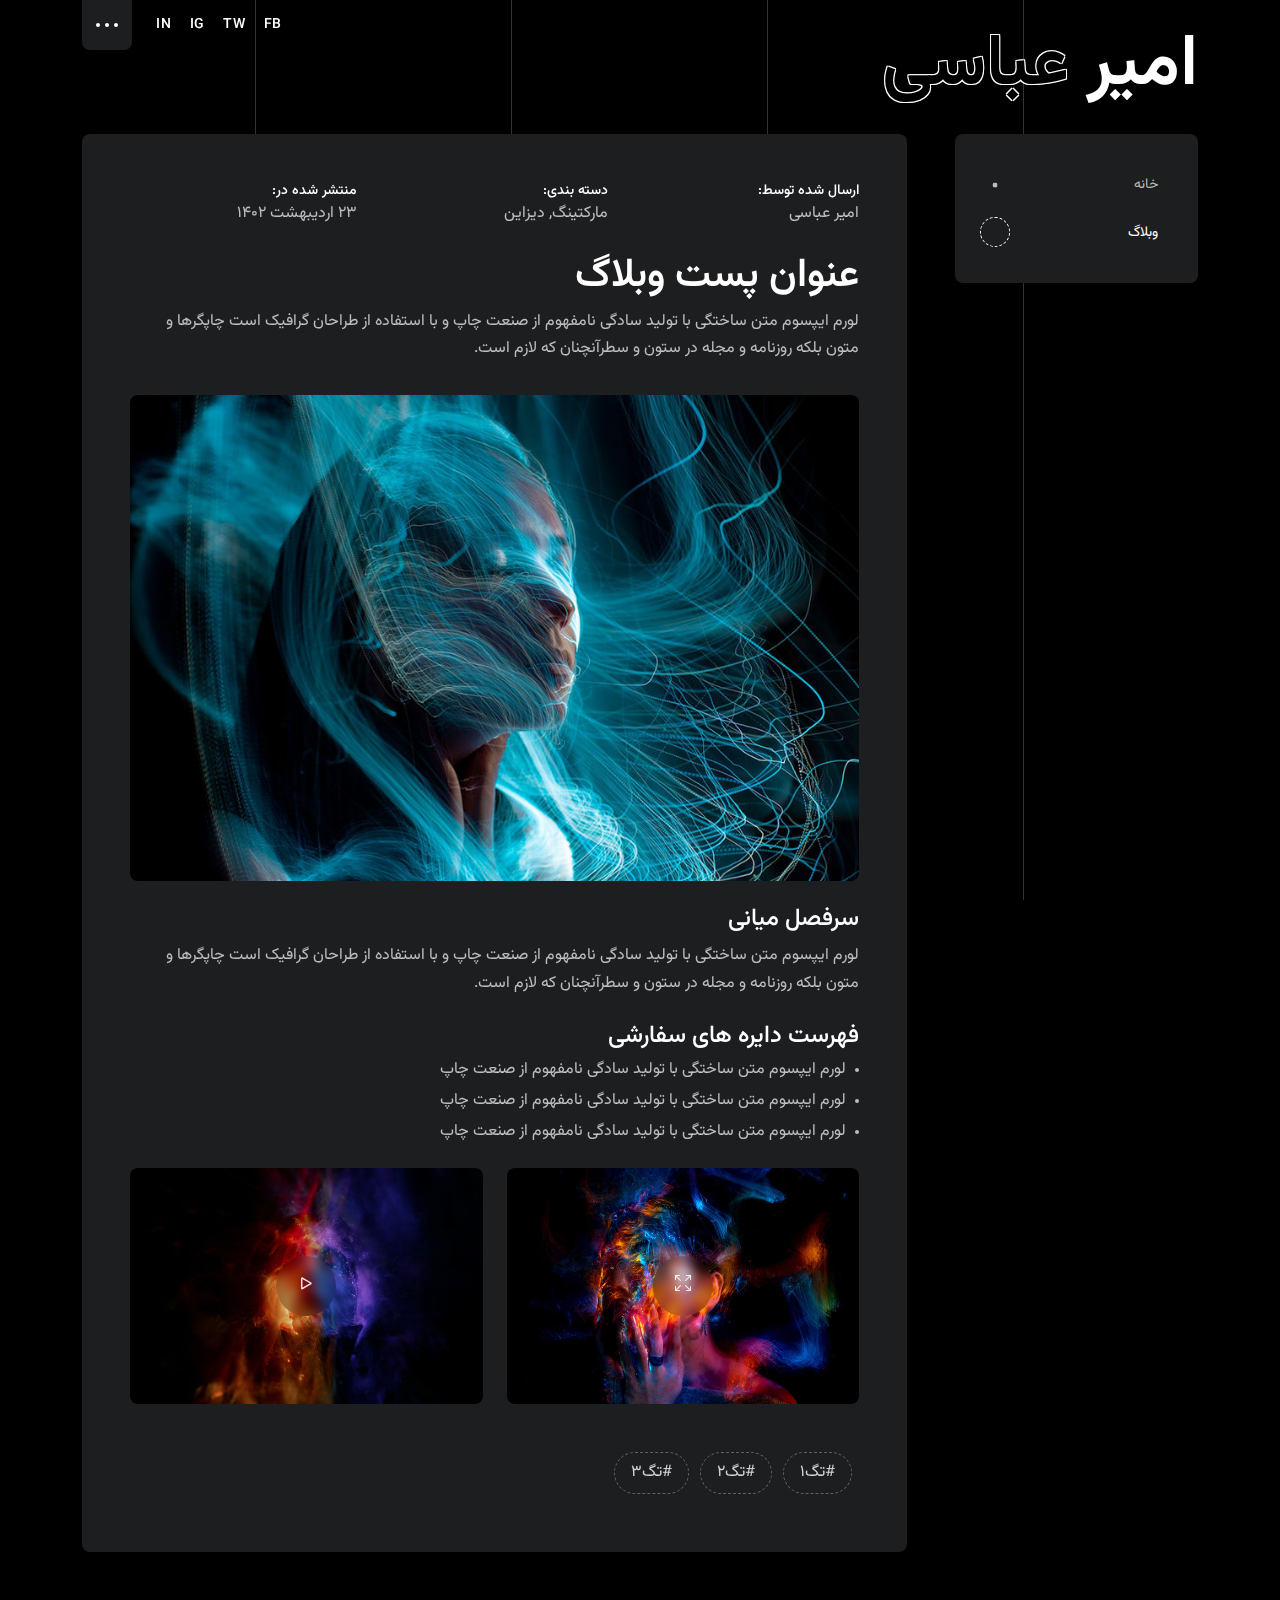
<file: blog-single-dark.html>
<!DOCTYPE html>
<html lang="en">
  
<!-- Mirrored from demo.zebardast.dev/gray/blog-single-dark.html by HTTrack Website Copier/3.x [XR&CO'2014], Wed, 01 May 2024 12:36:58 GMT -->
<head>
    <meta charset="utf-8" />
    <meta
      name="viewport"
      content="width=device-width, initial-scale=1, shrink-to-fit=no"
    />
    <meta name="description" content="" />
    <meta name="keywords" content="" />
    <title>خاکستری - کارت ویزیت شخصی/الگوی نمونه کارها | وبلاگ | دارک</title>
    <!-- Favicon -->
    <link href="assets/images/favicon.png" rel="shortcut icon" />
    <!-- CSS -->
    <link href="assets/plugins/bootstrap/bootstrap.min.css" rel="stylesheet" />
    <link
      href="assets/plugins/magnific-popup/magnific-popup.min.css"
      rel="stylesheet"
    />
    <link href="assets/plugins/swiper/swiper-bundle.min.css" rel="stylesheet" />
    <link href="assets/css/theme.css" rel="stylesheet" />
    <!-- Fonts/Icons -->
    <link
      href="assets/plugins/bootstrap-icons/bootstrap-icons.css"
      rel="stylesheet"
    />
    <link href="assets/plugins/fontawesome/css/all.css" rel="stylesheet" />
  </head>
  <body class="theme-dark" data-preloader="true">
    <!--  Toggle Menu -->
    <div class="toggle-menu">
      <!-- Close button -->
      <button class="toggle-close">
        <i class="bi bi-x"></i>
      </button>
      <!-- end Close button -->
      <h6 class="mono-heading fw-normal mb-2">تلفن:</h6>
      <h4 class="fw-medium show-number-ltr">+98 912 345 67 89</h4>
      <div class="mt-4">
        <h6 class="mono-heading fw-normal mb-2">ایمیل:</h6>
        <h4 class="fw-medium">gray@example.com</h4>
        <ul class="list-inline-sm mt-3">
          <li>
            <a class="button-circle button-circle-sm" href="#"
              ><i class="bi bi-facebook"></i
            ></a>
          </li>
          <li>
            <a class="button-circle button-circle-sm" href="#"
              ><i class="bi bi-twitter"></i
            ></a>
          </li>
          <li>
            <a class="button-circle button-circle-sm" href="#"
              ><i class="bi bi-youtube"></i
            ></a>
          </li>
        </ul>
      </div>
      <div class="mt-4 mt-lg-5">
        <ul class="list-circle">
          <li>
            <a class="mono-heading link-decoration" href="blog-single.html">لایت مود</a>
          </li>
          <li>
            <a class="mono-heading link-decoration" href="#">لینک</a>
          </li>
          <li>
            <a class="mono-heading link-decoration" href="#">لینک</a>
          </li>
        </ul>
      </div>
      <div class="tm-bottom">
        <p>&copy; 1402 امیر تم.</p>
      </div>
    </div>
    <!-- end Toggle Menu -->

    <!-- Main container -->
    <div class="container">
      <!-- Header -->
      <div id="header">
        <div class="row">
          <div class="col-12 col-lg-4 col-xl-3 order-lg-2 text-start">
            <div class="d-inline-flex align-items-center">
              <!-- Social Links -->
              <ul class="list-inline d-inline-block mono-heading fw-medium">
                <li>
                  <a class="link-decoration" href="#">FB</a>
                </li>
                <li>
                  <a class="link-decoration" href="#">TW</a>
                </li>
                <li>
                  <a class="link-decoration" href="#">IG</a>
                </li>
                <li>
                  <a class="link-decoration" href="#">In</a>
                </li>
              </ul>
              <!-- Toggle Menu Button -->
              <button class="menu-dots">
                <span></span>
              </button>
              <!-- end Toggle Menu Button -->
            </div>
          </div>
          <!-- end col -->
          <div class="col-12 col-lg-8 order-lg-1 col-xl-9">
            <div class="py-4">
              <h1 class="display-2 fw-semi-bold m-0">
                امیر <span class="text-shadow">عباسی</span>
              </h1>
            </div>
          </div>
          <!-- end col -->
        </div>
        <!-- end row -->
      </div>
      <!-- end Header -->

      <!-- Main row -->
      <div class="row g-4 g-lg-5">
        <div class="col-12 col-lg-4 col-xl-3">
          <!-- Section Navigation -->
          <div class="nav-wrapper">
            <div class="section-nav">
              <ul class="nav">
                <li class="nav-item">
                  <a class="nav-link" href="index-dark.html">
                    <span class="nav-link-desktop">خانه</span>
                    <span class="nav-link-mobile">خ</span>
                    <span class="nav-circle"></span>
                  </a>
                </li>
                <li class="nav-item">
                  <a class="nav-link active" href="#">
                    <span class="nav-link-desktop">وبلاگ</span>
                    <span class="nav-link-mobile">و</span>
                    <span class="nav-circle"></span>
                  </a>
                </li>
              </ul>
            </div>
            <!-- end section-nav -->
          </div>
          <!-- end nav-wrapper -->
          <!-- end Section Navigation -->
        </div>
        <!-- end col -->

        <div class="col-12 col-lg-8 col-xl-9">
          <!-- Sections wrapper -->
          <div class="sections-wrapper">
            <!-- Blog Post -->
            <div class="section-box">
              <div class="row g-4">
                <div class="col-12 col-xl-4">
                  <h6 class="mono-heading mb-0">ارسال شده توسط:</h6>
                  <p>امیر عباسی</p>
                </div>
                <div class="col-12 col-xl-4">
                  <h6 class="mono-heading mb-0">دسته بندی:</h6>
                  <p>مارکتینگ, دیزاین</p>
                </div>
                <div class="col-12 col-xl-4">
                  <h6 class="mono-heading mb-0">منتشر شده در:</h6>
                  <p>23 اردیبهشت 1402</p>
                </div>
              </div>
              <!-- end row -->

              <div class="mt-4">
                <h1>عنوان پست وبلاگ</h1>
                <p>
                  لورم ایپسوم متن ساختگی با تولید سادگی نامفهوم از صنعت چاپ و با
                  استفاده از طراحان گرافیک است چاپگرها و متون بلکه روزنامه و
                  مجله در ستون و سطرآنچنان که لازم است.
                </p>
              </div>

              <div class="row g-4 mt-2">
                <div class="col-12">
                  <img
                    class="border-radius"
                    src="assets/images/blog-single-1.jpg"
                    alt=""
                  />
                </div>
                <div class="col-12">
                  <h4 class="fw-medium">سرفصل میانی</h4>
                  <p>
                    لورم ایپسوم متن ساختگی با تولید سادگی نامفهوم از صنعت چاپ و
                    با استفاده از طراحان گرافیک است چاپگرها و متون بلکه روزنامه
                    و مجله در ستون و سطرآنچنان که لازم است.
                  </p>
                </div>
                <div class="col-12">
                  <h4 class="fw-medium">فهرست دایره های سفارشی</h4>
                  <ul class="list-circle">
                    <li>
                      لورم ایپسوم متن ساختگی با تولید سادگی نامفهوم از صنعت چاپ
                    </li>
                    <li>
                      لورم ایپسوم متن ساختگی با تولید سادگی نامفهوم از صنعت چاپ
                    </li>
                    <li>
                      لورم ایپسوم متن ساختگی با تولید سادگی نامفهوم از صنعت چاپ
                    </li>
                  </ul>
                </div>
                <div class="col-12 col-xl-6">
                  <!-- Image Lightbox -->
                  <a
                    class="lightbox-image-box border-radius"
                    href="assets/images/blog-single-2.jpg"
                  >
                    <img src="assets/images/blog-single-2.jpg" alt="" />
                    <i class="bi bi-arrows-fullscreen"></i>
                  </a>
                </div>
                <div class="col-12 col-xl-6">
                  <!-- Video Lightbox -->
                  <a
                    class="lightbox-media-box border-radius icon-lg"
                    href="https://www.youtube.com/watch?v=W-j4QGAgNu8"
                  >
                    <img src="assets/images/blog-single-3.jpg" alt="" />
                    <i class="bi bi-play"></i>
                  </a>
                </div>
              </div>
              <!-- end row -->

              <!-- Tags -->
              <ul class="list-inline-pills mt-5">
                <li><a href="#">#تگ1</a></li>
                <li><a href="#">#تگ2</a></li>
                <li><a href="#">#تگ3</a></li>
              </ul>
            </div>
            <!-- end section-box -->
            <!-- end Blog Post -->
          </div>
          <!-- end Sections wrapper -->
        </div>
        <!-- end col -->
      </div>
      <!-- end main row -->
    </div>
    <!-- end main container -->

    <!-- Background Vertical lines -->
    <div class="bg-lines">
      <div class="bg-line-1"></div>
      <div class="bg-line-2"></div>
      <div class="bg-line-3"></div>
      <div class="bg-line-4"></div>
    </div>
    <!-- end Background Vertical lines -->

    <!-- JavaScripts -->
    <script src="assets/plugins/jquery.min.js"></script>
    <script src="assets/plugins/plugins.js"></script>
    <script src="assets/js/functions.js"></script>
  </body>

<!-- Mirrored from demo.zebardast.dev/gray/blog-single-dark.html by HTTrack Website Copier/3.x [XR&CO'2014], Wed, 01 May 2024 12:36:58 GMT -->
</html>
</file>
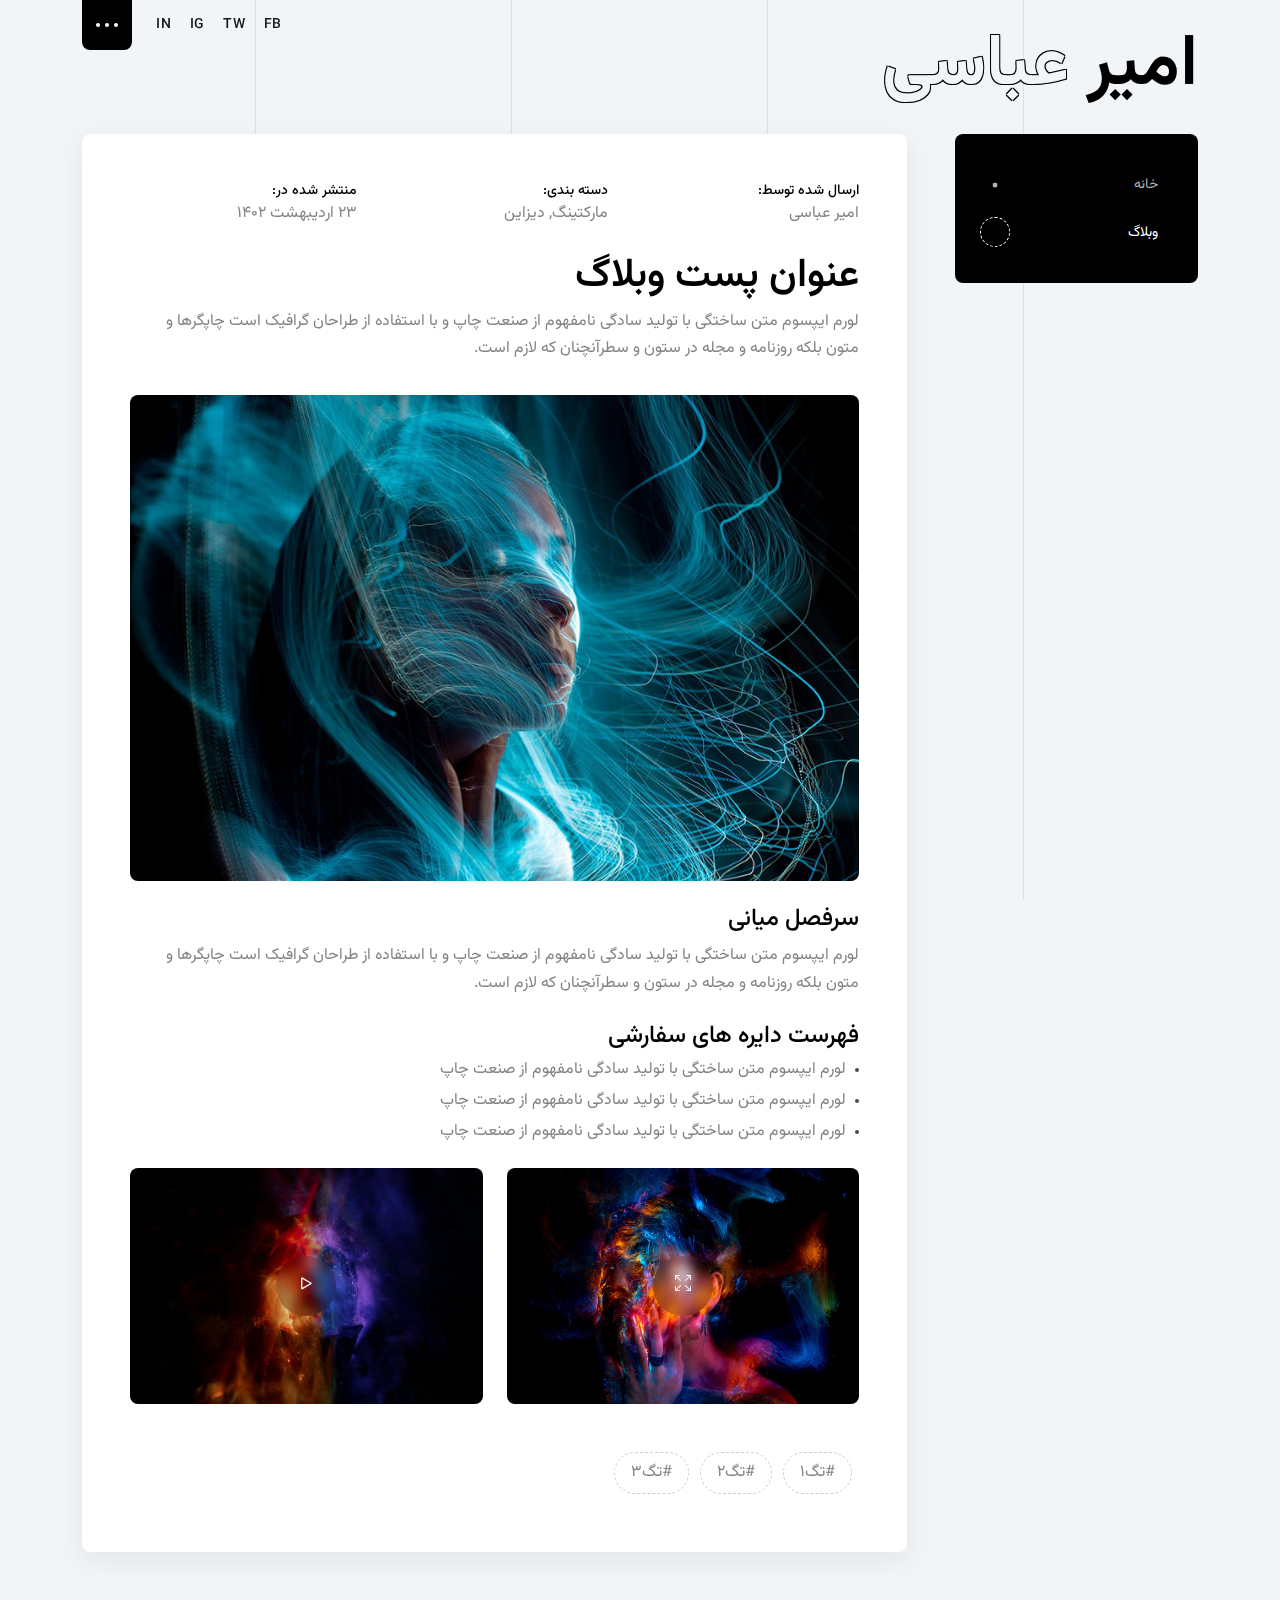
<file: blog-single.html>
<!DOCTYPE html>
<html lang="en">
  
<!-- Mirrored from demo.zebardast.dev/gray/blog-single.html by HTTrack Website Copier/3.x [XR&CO'2014], Wed, 01 May 2024 12:36:54 GMT -->
<head>
    <meta charset="utf-8" />
    <meta
      name="viewport"
      content="width=device-width, initial-scale=1, shrink-to-fit=no"
    />
    <meta name="description" content="" />
    <meta name="keywords" content="" />
    <title>خاکستری - کارت ویزیت شخصی/الگوی نمونه کارها | وبلاگ</title>
    <!-- Favicon -->
    <link href="assets/images/favicon.png" rel="shortcut icon" />
    <!-- CSS -->
    <link href="assets/plugins/bootstrap/bootstrap.min.css" rel="stylesheet" />
    <link
      href="assets/plugins/magnific-popup/magnific-popup.min.css"
      rel="stylesheet"
    />
    <link href="assets/plugins/swiper/swiper-bundle.min.css" rel="stylesheet" />
    <link href="assets/css/theme.css" rel="stylesheet" />
    <!-- Fonts/Icons -->
    <link
      href="assets/plugins/bootstrap-icons/bootstrap-icons.css"
      rel="stylesheet"
    />
    <link href="assets/plugins/fontawesome/css/all.css" rel="stylesheet" />
  </head>
  <body data-preloader="true">
    <!--  Toggle Menu -->
    <div class="toggle-menu">
      <!-- Close button -->
      <button class="toggle-close">
        <i class="bi bi-x"></i>
      </button>
      <!-- end Close button -->
      <h6 class="mono-heading fw-normal mb-2">تلفن:</h6>
      <h4 class="fw-medium show-number-ltr">+98 912 345 67 89</h4>
      <div class="mt-4">
        <h6 class="mono-heading fw-normal mb-2">ایمیل:</h6>
        <h4 class="fw-medium">gray@example.com</h4>
        <ul class="list-inline-sm mt-3">
          <li>
            <a class="button-circle button-circle-sm" href="#"
              ><i class="bi bi-facebook"></i
            ></a>
          </li>
          <li>
            <a class="button-circle button-circle-sm" href="#"
              ><i class="bi bi-twitter"></i
            ></a>
          </li>
          <li>
            <a class="button-circle button-circle-sm" href="#"
              ><i class="bi bi-youtube"></i
            ></a>
          </li>
        </ul>
      </div>
      <div class="mt-4 mt-lg-5">
        <ul class="list-circle">
          <li>
            <a class="mono-heading link-decoration" href="blog-single-dark.html">دارک مود</a>
          </li>
          <li>
            <a class="mono-heading link-decoration" href="#">لینک</a>
          </li>
          <li>
            <a class="mono-heading link-decoration" href="#">لینک</a>
          </li>
        </ul>
      </div>
      <div class="tm-bottom">
        <p>&copy; 1402 امیر تم.</p>
      </div>
    </div>
    <!-- end Toggle Menu -->

    <!-- Main container -->
    <div class="container">
      <!-- Header -->
      <div id="header">
        <div class="row">
          <div class="col-12 col-lg-4 col-xl-3 order-lg-2 text-start">
            <div class="d-inline-flex align-items-center">
              <!-- Social Links -->
              <ul class="list-inline d-inline-block mono-heading fw-medium">
                <li>
                  <a class="link-decoration" href="#">FB</a>
                </li>
                <li>
                  <a class="link-decoration" href="#">TW</a>
                </li>
                <li>
                  <a class="link-decoration" href="#">IG</a>
                </li>
                <li>
                  <a class="link-decoration" href="#">In</a>
                </li>
              </ul>
              <!-- Toggle Menu Button -->
              <button class="menu-dots">
                <span></span>
              </button>
              <!-- end Toggle Menu Button -->
            </div>
          </div>
          <!-- end col -->
          <div class="col-12 col-lg-8 order-lg-1 col-xl-9">
            <div class="py-4">
              <h1 class="display-2 fw-semi-bold m-0">
                امیر <span class="text-shadow">عباسی</span>
              </h1>
            </div>
          </div>
          <!-- end col -->
        </div>
        <!-- end row -->
      </div>
      <!-- end Header -->

      <!-- Main row -->
      <div class="row g-4 g-lg-5">
        <div class="col-12 col-lg-4 col-xl-3">
          <!-- Section Navigation -->
          <div class="nav-wrapper">
            <div class="section-nav">
              <ul class="nav">
                <li class="nav-item">
                  <a class="nav-link" href="index-2.html">
                    <span class="nav-link-desktop">خانه</span>
                    <span class="nav-link-mobile">خ</span>
                    <span class="nav-circle"></span>
                  </a>
                </li>
                <li class="nav-item">
                  <a class="nav-link active" href="#">
                    <span class="nav-link-desktop">وبلاگ</span>
                    <span class="nav-link-mobile">و</span>
                    <span class="nav-circle"></span>
                  </a>
                </li>
              </ul>
            </div>
            <!-- end section-nav -->
          </div>
          <!-- end nav-wrapper -->
          <!-- end Section Navigation -->
        </div>
        <!-- end col -->

        <div class="col-12 col-lg-8 col-xl-9">
          <!-- Sections wrapper -->
          <div class="sections-wrapper">
            <!-- Blog Post -->
            <div class="section-box">
              <div class="row g-4">
                <div class="col-12 col-xl-4">
                  <h6 class="mono-heading mb-0">ارسال شده توسط:</h6>
                  <p>امیر عباسی</p>
                </div>
                <div class="col-12 col-xl-4">
                  <h6 class="mono-heading mb-0">دسته بندی:</h6>
                  <p>مارکتینگ, دیزاین</p>
                </div>
                <div class="col-12 col-xl-4">
                  <h6 class="mono-heading mb-0">منتشر شده در:</h6>
                  <p>23 اردیبهشت 1402</p>
                </div>
              </div>
              <!-- end row -->

              <div class="mt-4">
                <h1>عنوان پست وبلاگ</h1>
                <p>
                  لورم ایپسوم متن ساختگی با تولید سادگی نامفهوم از صنعت چاپ و با
                  استفاده از طراحان گرافیک است چاپگرها و متون بلکه روزنامه و
                  مجله در ستون و سطرآنچنان که لازم است.
                </p>
              </div>

              <div class="row g-4 mt-2">
                <div class="col-12">
                  <img
                    class="border-radius"
                    src="assets/images/blog-single-1.jpg"
                    alt=""
                  />
                </div>
                <div class="col-12">
                  <h4 class="fw-medium">سرفصل میانی</h4>
                  <p>
                    لورم ایپسوم متن ساختگی با تولید سادگی نامفهوم از صنعت چاپ و
                    با استفاده از طراحان گرافیک است چاپگرها و متون بلکه روزنامه
                    و مجله در ستون و سطرآنچنان که لازم است.
                  </p>
                </div>
                <div class="col-12">
                  <h4 class="fw-medium">فهرست دایره های سفارشی</h4>
                  <ul class="list-circle">
                    <li>
                      لورم ایپسوم متن ساختگی با تولید سادگی نامفهوم از صنعت چاپ
                    </li>
                    <li>
                      لورم ایپسوم متن ساختگی با تولید سادگی نامفهوم از صنعت چاپ
                    </li>
                    <li>
                      لورم ایپسوم متن ساختگی با تولید سادگی نامفهوم از صنعت چاپ
                    </li>
                  </ul>
                </div>
                <div class="col-12 col-xl-6">
                  <!-- Image Lightbox -->
                  <a
                    class="lightbox-image-box border-radius"
                    href="assets/images/blog-single-2.jpg"
                  >
                    <img src="assets/images/blog-single-2.jpg" alt="" />
                    <i class="bi bi-arrows-fullscreen"></i>
                  </a>
                </div>
                <div class="col-12 col-xl-6">
                  <!-- Video Lightbox -->
                  <a
                    class="lightbox-media-box border-radius icon-lg"
                    href="https://www.youtube.com/watch?v=W-j4QGAgNu8"
                  >
                    <img src="assets/images/blog-single-3.jpg" alt="" />
                    <i class="bi bi-play"></i>
                  </a>
                </div>
              </div>
              <!-- end row -->

              <!-- Tags -->
              <ul class="list-inline-pills mt-5">
                <li><a href="#">#تگ1</a></li>
                <li><a href="#">#تگ2</a></li>
                <li><a href="#">#تگ3</a></li>
              </ul>
            </div>
            <!-- end section-box -->
            <!-- end Blog Post -->
          </div>
          <!-- end Sections wrapper -->
        </div>
        <!-- end col -->
      </div>
      <!-- end main row -->
    </div>
    <!-- end main container -->

    <!-- Background Vertical lines -->
    <div class="bg-lines">
      <div class="bg-line-1"></div>
      <div class="bg-line-2"></div>
      <div class="bg-line-3"></div>
      <div class="bg-line-4"></div>
    </div>
    <!-- end Background Vertical lines -->

    <!-- JavaScripts -->
    <script src="assets/plugins/jquery.min.js"></script>
    <script src="assets/plugins/plugins.js"></script>
    <script src="assets/js/functions.js"></script>
  </body>

<!-- Mirrored from demo.zebardast.dev/gray/blog-single.html by HTTrack Website Copier/3.x [XR&CO'2014], Wed, 01 May 2024 12:36:55 GMT -->
</html>
</file>
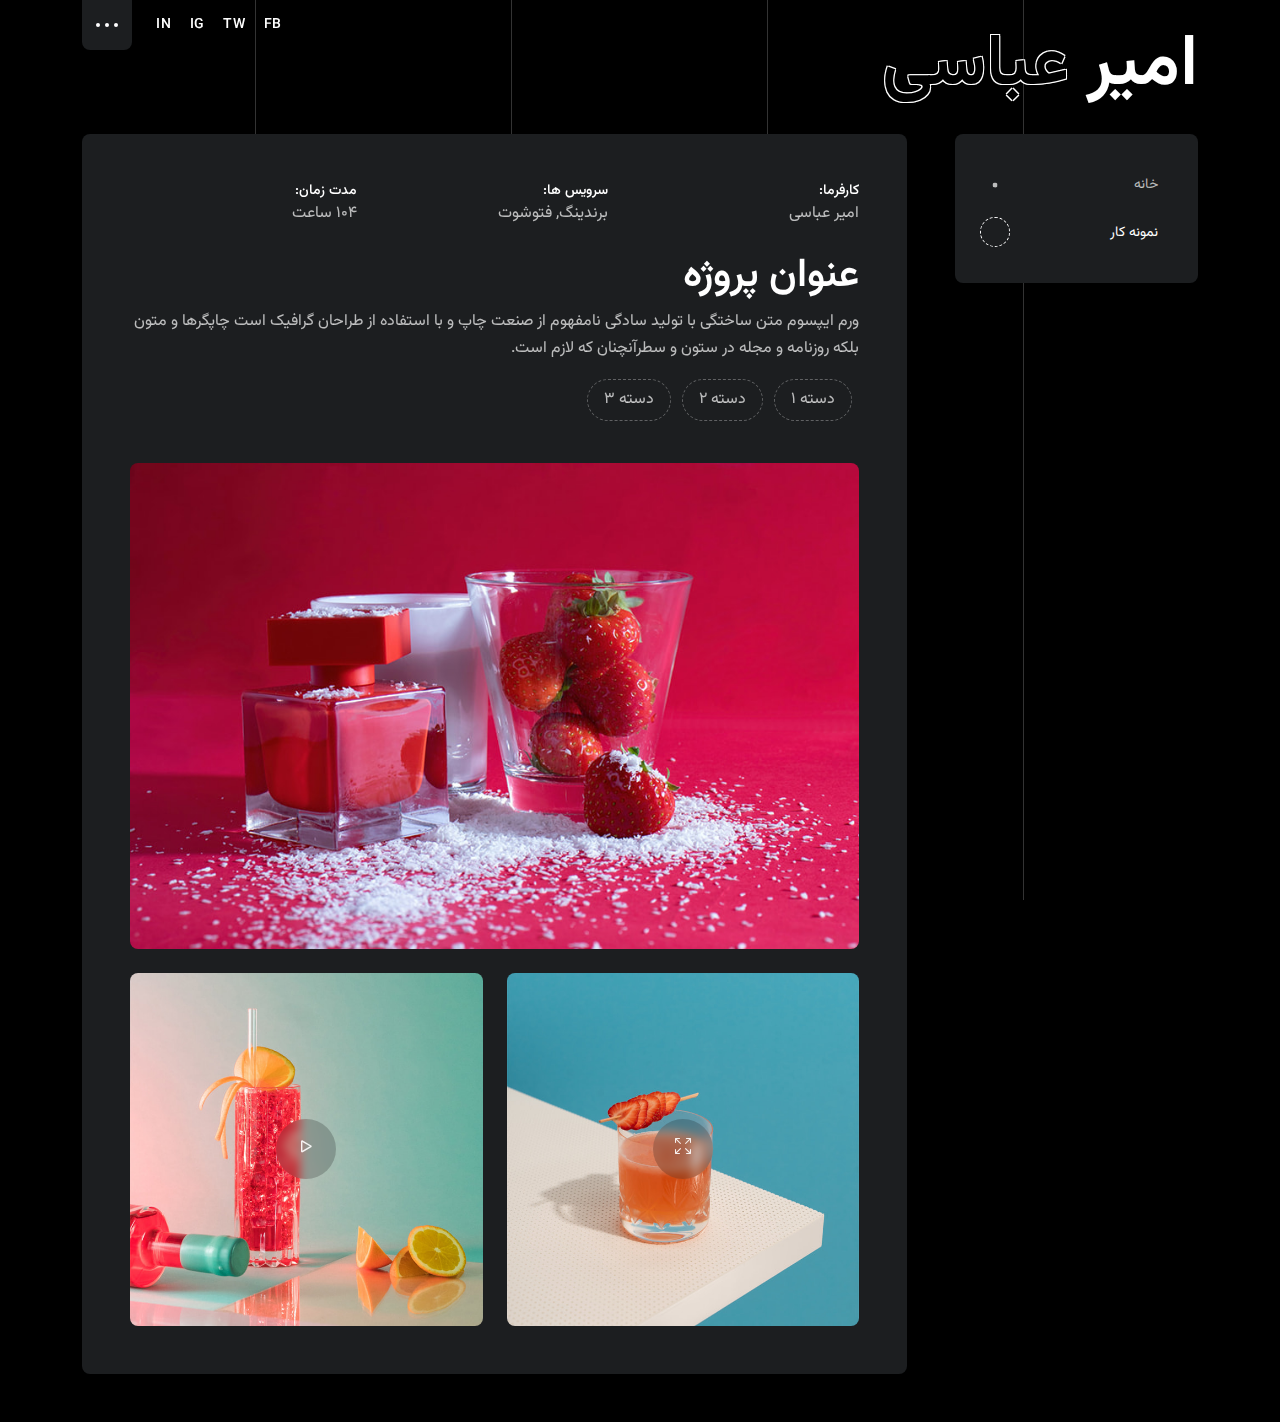
<file: portfolio-single-dark.html>
<!DOCTYPE html>
<html lang="en">
  
<!-- Mirrored from demo.zebardast.dev/gray/portfolio-single-dark.html by HTTrack Website Copier/3.x [XR&CO'2014], Wed, 01 May 2024 12:36:58 GMT -->
<head>
    <meta charset="utf-8" />
    <meta
      name="viewport"
      content="width=device-width, initial-scale=1, shrink-to-fit=no"
    />
    <meta name="description" content="" />
    <meta name="keywords" content="" />
    <title>
      خاکستری - کارت ویزیت شخصی/الگوی نمونه کارها | نمونه کار | دارک
    </title>
    <!-- Favicon -->
    <link href="assets/images/favicon.png" rel="shortcut icon" />
    <!-- CSS -->
    <link href="assets/plugins/bootstrap/bootstrap.min.css" rel="stylesheet" />
    <link
      href="assets/plugins/magnific-popup/magnific-popup.min.css"
      rel="stylesheet"
    />
    <link href="assets/plugins/swiper/swiper-bundle.min.css" rel="stylesheet" />
    <link href="assets/css/theme.css" rel="stylesheet" />
    <!-- Fonts/Icons -->
    <link
      href="assets/plugins/bootstrap-icons/bootstrap-icons.css"
      rel="stylesheet"
    />
    <link href="assets/plugins/fontawesome/css/all.css" rel="stylesheet" />
  </head>
  <body class="theme-dark" data-preloader="true">
    <!--  Toggle Menu -->
    <div class="toggle-menu">
      <!-- Close button -->
      <button class="toggle-close">
        <i class="bi bi-x"></i>
      </button>
      <!-- end Close button -->
      <h6 class="mono-heading fw-normal mb-2">تلفن:</h6>
      <h4 class="fw-medium show-number-ltr">+98 912 345 67 89</h4>
      <div class="mt-4">
        <h6 class="mono-heading fw-normal mb-2">ایمیل:</h6>
        <h4 class="fw-medium">gray@example.com</h4>
        <ul class="list-inline-sm mt-3">
          <li>
            <a class="button-circle button-circle-sm" href="#"
              ><i class="bi bi-facebook"></i
            ></a>
          </li>
          <li>
            <a class="button-circle button-circle-sm" href="#"
              ><i class="bi bi-twitter"></i
            ></a>
          </li>
          <li>
            <a class="button-circle button-circle-sm" href="#"
              ><i class="bi bi-youtube"></i
            ></a>
          </li>
        </ul>
      </div>
      <div class="mt-4 mt-lg-5">
        <ul class="list-circle">
          <li>
            <a class="mono-heading link-decoration" href="portfolio-single.html">لایت مود</a>
          </li>
          <li>
            <a class="mono-heading link-decoration" href="#">لینک</a>
          </li>
          <li>
            <a class="mono-heading link-decoration" href="#">لینک</a>
          </li>
        </ul>
      </div>
      <div class="tm-bottom">
        <p>&copy; 1402 امیر تم.</p>
      </div>
    </div>
    <!-- end Toggle Menu -->

    <!-- Main container -->
    <div class="container">
      <!-- Header -->
      <div id="header">
        <div class="row">
          <div class="col-12 col-lg-4 col-xl-3 order-lg-2 text-start">
            <div class="d-inline-flex align-items-center">
              <!-- Social Links -->
              <ul class="list-inline d-inline-block mono-heading fw-medium">
                <li>
                  <a class="link-decoration" href="#">FB</a>
                </li>
                <li>
                  <a class="link-decoration" href="#">TW</a>
                </li>
                <li>
                  <a class="link-decoration" href="#">IG</a>
                </li>
                <li>
                  <a class="link-decoration" href="#">In</a>
                </li>
              </ul>
              <!-- Toggle Menu Button -->
              <button class="menu-dots">
                <span></span>
              </button>
              <!-- end Toggle Menu Button -->
            </div>
          </div>
          <!-- end col -->
          <div class="col-12 col-lg-8 order-lg-1 col-xl-9">
            <div class="py-4">
              <h1 class="display-2 fw-semi-bold m-0">
                امیر <span class="text-shadow">عباسی</span>
              </h1>
            </div>
          </div>
          <!-- end col -->
        </div>
        <!-- end row -->
      </div>
      <!-- end Header -->

      <!-- Main row -->
      <div class="row g-4 g-lg-5">
        <div class="col-12 col-lg-4 col-xl-3">
          <!-- Sections Navigation -->
          <div class="nav-wrapper">
            <div class="section-nav">
              <ul class="nav">
                <li class="nav-item">
                  <a class="nav-link" href="index-dark.html">
                    <span class="nav-link-desktop">خانه</span>
                    <span class="nav-link-mobile">خ</span>
                    <span class="nav-circle"></span>
                  </a>
                </li>
                <li class="nav-item">
                  <a class="nav-link active" href="#">
                    <span class="nav-link-desktop">نمونه کار</span>
                    <span class="nav-link-mobile">ن</span>
                    <span class="nav-circle"></span>
                  </a>
                </li>
              </ul>
            </div>
            <!-- end section-nav -->
          </div>
          <!-- end nav-wrapper -->
          <!-- end Sections Navigation -->
        </div>
        <!-- end col -->

        <div class="col-12 col-lg-8 col-xl-9">
          <div class="sections-wrapper">
            <!-- Project content -->
            <div class="section-box">
              <div class="row g-4">
                <div class="col-12 col-xl-4">
                  <h6 class="mono-heading mb-0">کارفرما:</h6>
                  <p>امیر عباسی</p>
                </div>
                <div class="col-12 col-xl-4">
                  <h6 class="mono-heading mb-0">سرویس ها:</h6>
                  <p>برندینگ, فتوشوت</p>
                </div>
                <div class="col-12 col-xl-4">
                  <h6 class="mono-heading mb-0">مدت زمان:</h6>
                  <p>104 ساعت</p>
                </div>
              </div>
              <!-- end row -->
              <div class="mt-4">
                <h1>عنوان پروژه</h1>
                <p>
                  ورم ایپسوم متن ساختگی با تولید سادگی نامفهوم از صنعت چاپ و با
                  استفاده از طراحان گرافیک است چاپگرها و متون بلکه روزنامه و
                  مجله در ستون و سطرآنچنان که لازم است.
                </p>
                <ul class="list-inline-pills mt-3">
                  <li>دسته 1</li>
                  <li>دسته 2</li>
                  <li>دسته 3</li>
                </ul>
              </div>

              <div class="row g-4 mt-2">
                <div class="col-12">
                  <img
                    class="border-radius"
                    src="assets/images/p-single-1.jpg"
                    alt=""
                  />
                </div>
                <div class="col-12 col-xl-6">
                  <!-- Image Lightbox -->
                  <a
                    class="lightbox-image-box border-radius"
                    href="assets/images/p-single-2.jpg"
                  >
                    <img src="assets/images/p-single-2.jpg" alt="" />
                    <i class="bi bi-arrows-fullscreen"></i>
                  </a>
                </div>
                <div class="col-12 col-xl-6">
                  <!-- Video Lightbox -->
                  <a
                    class="lightbox-media-box border-radius icon-lg"
                    href="https://www.youtube.com/watch?v=W-j4QGAgNu8"
                  >
                    <img src="assets/images/p-single-3.jpg" alt="" />
                    <i class="bi bi-play"></i>
                  </a>
                </div>
              </div>
              <!-- end row -->
            </div>
            <!-- end section-box -->
            <!-- end Project Content -->
          </div>
        </div>
        <!-- end col -->
      </div>
      <!-- end main row -->
    </div>
    <!-- end main container -->

    <!-- Background Vertical lines -->
    <div class="bg-lines">
      <div class="bg-line-1"></div>
      <div class="bg-line-2"></div>
      <div class="bg-line-3"></div>
      <div class="bg-line-4"></div>
    </div>
    <!-- end Background Vertical lines -->

    <!-- JavaScripts -->
    <script src="assets/plugins/jquery.min.js"></script>
    <script src="assets/plugins/plugins.js"></script>
    <script src="assets/js/functions.js"></script>
  </body>

<!-- Mirrored from demo.zebardast.dev/gray/portfolio-single-dark.html by HTTrack Website Copier/3.x [XR&CO'2014], Wed, 01 May 2024 12:36:58 GMT -->
</html>
</file>
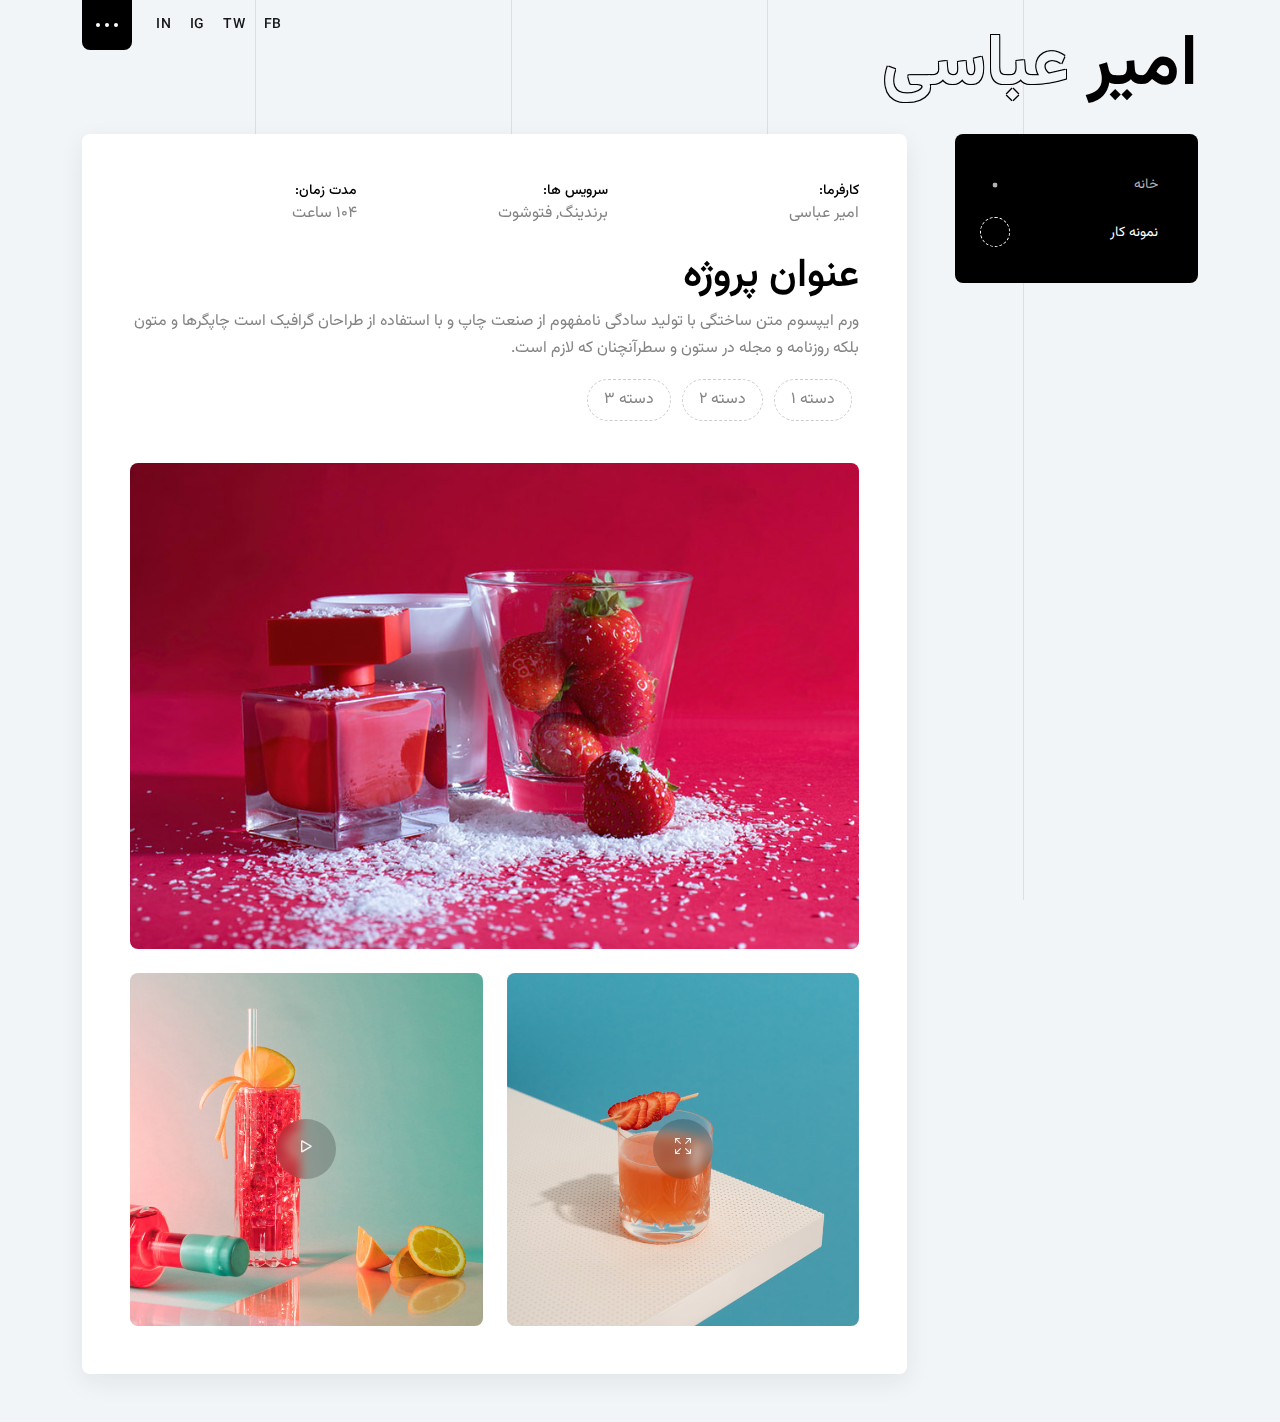
<file: portfolio-single.html>
<!DOCTYPE html>
<html lang="en">
  
<!-- Mirrored from demo.zebardast.dev/gray/portfolio-single.html by HTTrack Website Copier/3.x [XR&CO'2014], Wed, 01 May 2024 12:36:53 GMT -->
<head>
    <meta charset="utf-8" />
    <meta
      name="viewport"
      content="width=device-width, initial-scale=1, shrink-to-fit=no"
    />
    <meta name="description" content="" />
    <meta name="keywords" content="" />
    <title>خاکستری - کارت ویزیت شخصی/الگوی نمونه کارها | نمونه کار</title>
    <!-- Favicon -->
    <link href="assets/images/favicon.png" rel="shortcut icon" />
    <!-- CSS -->
    <link href="assets/plugins/bootstrap/bootstrap.min.css" rel="stylesheet" />
    <link
      href="assets/plugins/magnific-popup/magnific-popup.min.css"
      rel="stylesheet"
    />
    <link href="assets/plugins/swiper/swiper-bundle.min.css" rel="stylesheet" />
    <link href="assets/css/theme.css" rel="stylesheet" />
    <!-- Fonts/Icons -->
    <link
      href="assets/plugins/bootstrap-icons/bootstrap-icons.css"
      rel="stylesheet"
    />
    <link href="assets/plugins/fontawesome/css/all.css" rel="stylesheet" />
  </head>
  <body data-preloader="true">
    <!--  Toggle Menu -->
    <div class="toggle-menu">
      <!-- Close button -->
      <button class="toggle-close">
        <i class="bi bi-x"></i>
      </button>
      <!-- end Close button -->
      <h6 class="mono-heading fw-normal mb-2">تلفن:</h6>
      <h4 class="fw-medium show-number-ltr">+98 912 345 67 89</h4>
      <div class="mt-4">
        <h6 class="mono-heading fw-normal mb-2">ایمیل:</h6>
        <h4 class="fw-medium">gray@example.com</h4>
        <ul class="list-inline-sm mt-3">
          <li>
            <a class="button-circle button-circle-sm" href="#"
              ><i class="bi bi-facebook"></i
            ></a>
          </li>
          <li>
            <a class="button-circle button-circle-sm" href="#"
              ><i class="bi bi-twitter"></i
            ></a>
          </li>
          <li>
            <a class="button-circle button-circle-sm" href="#"
              ><i class="bi bi-youtube"></i
            ></a>
          </li>
        </ul>
      </div>
      <div class="mt-4 mt-lg-5">
        <ul class="list-circle">
          <li>
            <a class="mono-heading link-decoration" href="portfolio-single-dark.html">دارک مود</a>
          </li>
          <li>
            <a class="mono-heading link-decoration" href="#">لینک</a>
          </li>
          <li>
            <a class="mono-heading link-decoration" href="#">لینک</a>
          </li>
        </ul>
      </div>
      <div class="tm-bottom">
        <p>&copy; 1402 امیر تم.</p>
      </div>
    </div>
    <!-- end Toggle Menu -->

    <!-- Main container -->
    <div class="container">
      <!-- Header -->
      <div id="header">
        <div class="row">
          <div class="col-12 col-lg-4 col-xl-3 order-lg-2 text-start">
            <div class="d-inline-flex align-items-center">
              <!-- Social Links -->
              <ul class="list-inline d-inline-block mono-heading fw-medium">
                <li>
                  <a class="link-decoration" href="#">FB</a>
                </li>
                <li>
                  <a class="link-decoration" href="#">TW</a>
                </li>
                <li>
                  <a class="link-decoration" href="#">IG</a>
                </li>
                <li>
                  <a class="link-decoration" href="#">In</a>
                </li>
              </ul>
              <!-- Toggle Menu Button -->
              <button class="menu-dots">
                <span></span>
              </button>
              <!-- end Toggle Menu Button -->
            </div>
          </div>
          <!-- end col -->
          <div class="col-12 col-lg-8 order-lg-1 col-xl-9">
            <div class="py-4">
              <h1 class="display-2 fw-semi-bold m-0">
                امیر <span class="text-shadow">عباسی</span>
              </h1>
            </div>
          </div>
          <!-- end col -->
        </div>
        <!-- end row -->
      </div>
      <!-- end Header -->

      <!-- Main row -->
      <div class="row g-4 g-lg-5">
        <div class="col-12 col-lg-4 col-xl-3">
          <!-- Sections Navigation -->
          <div class="nav-wrapper">
            <div class="section-nav">
              <ul class="nav">
                <li class="nav-item">
                  <a class="nav-link" href="index-2.html">
                    <span class="nav-link-desktop">خانه</span>
                    <span class="nav-link-mobile">خ</span>
                    <span class="nav-circle"></span>
                  </a>
                </li>
                <li class="nav-item">
                  <a class="nav-link active" href="#">
                    <span class="nav-link-desktop">نمونه کار</span>
                    <span class="nav-link-mobile">ن</span>
                    <span class="nav-circle"></span>
                  </a>
                </li>
              </ul>
            </div>
            <!-- end section-nav -->
          </div>
          <!-- end nav-wrapper -->
          <!-- end Sections Navigation -->
        </div>
        <!-- end col -->

        <div class="col-12 col-lg-8 col-xl-9">
          <div class="sections-wrapper">
            <!-- Project content -->
            <div class="section-box">
              <div class="row g-4">
                <div class="col-12 col-xl-4">
                  <h6 class="mono-heading mb-0">کارفرما:</h6>
                  <p>امیر عباسی</p>
                </div>
                <div class="col-12 col-xl-4">
                  <h6 class="mono-heading mb-0">سرویس ها:</h6>
                  <p>برندینگ, فتوشوت</p>
                </div>
                <div class="col-12 col-xl-4">
                  <h6 class="mono-heading mb-0">مدت زمان:</h6>
                  <p>104 ساعت</p>
                </div>
              </div>
              <!-- end row -->
              <div class="mt-4">
                <h1>عنوان پروژه</h1>
                <p>
                  ورم ایپسوم متن ساختگی با تولید سادگی نامفهوم از صنعت چاپ و با
                  استفاده از طراحان گرافیک است چاپگرها و متون بلکه روزنامه و
                  مجله در ستون و سطرآنچنان که لازم است.
                </p>
                <ul class="list-inline-pills mt-3">
                  <li>دسته 1</li>
                  <li>دسته 2</li>
                  <li>دسته 3</li>
                </ul>
              </div>

              <div class="row g-4 mt-2">
                <div class="col-12">
                  <img
                    class="border-radius"
                    src="assets/images/p-single-1.jpg"
                    alt=""
                  />
                </div>
                <div class="col-12 col-xl-6">
                  <!-- Image Lightbox -->
                  <a
                    class="lightbox-image-box border-radius"
                    href="assets/images/p-single-2.jpg"
                  >
                    <img src="assets/images/p-single-2.jpg" alt="" />
                    <i class="bi bi-arrows-fullscreen"></i>
                  </a>
                </div>
                <div class="col-12 col-xl-6">
                  <!-- Video Lightbox -->
                  <a
                    class="lightbox-media-box border-radius icon-lg"
                    href="https://www.youtube.com/watch?v=W-j4QGAgNu8"
                  >
                    <img src="assets/images/p-single-3.jpg" alt="" />
                    <i class="bi bi-play"></i>
                  </a>
                </div>
              </div>
              <!-- end row -->
            </div>
            <!-- end section-box -->
            <!-- end Project Content -->
          </div>
        </div>
        <!-- end col -->
      </div>
      <!-- end main row -->
    </div>
    <!-- end main container -->

    <!-- Background Vertical lines -->
    <div class="bg-lines">
      <div class="bg-line-1"></div>
      <div class="bg-line-2"></div>
      <div class="bg-line-3"></div>
      <div class="bg-line-4"></div>
    </div>
    <!-- end Background Vertical lines -->

    <!-- JavaScripts -->
    <script src="assets/plugins/jquery.min.js"></script>
    <script src="assets/plugins/plugins.js"></script>
    <script src="assets/js/functions.js"></script>
  </body>

<!-- Mirrored from demo.zebardast.dev/gray/portfolio-single.html by HTTrack Website Copier/3.x [XR&CO'2014], Wed, 01 May 2024 12:36:54 GMT -->
</html>
</file>
<file: assets/css/theme.css>
@import url("https://fonts.googleapis.com/css2?family=Open+Sans:wght@300;400;500;600;700&amp;family=Poppins:wght@100;200;300;400;500;600;700;800;900&amp;family=Roboto+Mono:wght@300;400;500;600;700&amp;display=swap");
html, body {
  width: 100%;
  height: 100%;
}

body {
  overflow-x: hidden;
  position: relative;
  z-index: 1;
  background: rgb(242, 245, 248);
  min-height: 100%;
  color: rgb(131, 132, 133);
}
body h1, body h2, body h3, body h4, body h5, body h6 {
  color: black;
}
body a:not([class*=button], .link-decoration, .nav-link) {
  color: rgb(131, 132, 133);
}
body a:not([class*=button], .link-decoration, .nav-link):hover, body a:not([class*=button], .link-decoration, .nav-link):focus {
  color: black;
}

.theme-dark {
  background: black;
  color: rgba(255, 255, 255, 0.7);
}
.theme-dark h1, .theme-dark h2, .theme-dark h3, .theme-dark h4, .theme-dark h5, .theme-dark h6 {
  color: white;
}
.theme-dark h1 a, .theme-dark h2 a, .theme-dark h3 a, .theme-dark h4 a, .theme-dark h5 a, .theme-dark h6 a {
  color: rgba(255, 255, 255, 0.8);
}
.theme-dark h1 a:hover, .theme-dark h1 a:focus, .theme-dark h2 a:hover, .theme-dark h2 a:focus, .theme-dark h3 a:hover, .theme-dark h3 a:focus, .theme-dark h4 a:hover, .theme-dark h4 a:focus, .theme-dark h5 a:hover, .theme-dark h5 a:focus, .theme-dark h6 a:hover, .theme-dark h6 a:focus {
  color: white;
}
.theme-dark a:not([class*=button], .link-decoration, .nav-link) {
  color: rgba(255, 255, 255, 0.8);
}
.theme-dark a:not([class*=button], .link-decoration, .nav-link):hover, .theme-dark a:not([class*=button], .link-decoration, .nav-link):focus {
  color: white;
}

.container, .container-fluid {
  position: relative;
}

.sections-wrapper {
  padding-bottom: 3em;
}
@media (max-width: 767.98px) {
  .sections-wrapper {
    padding-bottom: 1.5em;
  }
}

.section-box {
  background: white;
  border-radius: 0.5em;
  padding: 3em;
  -webkit-box-shadow: 0 8px 26px 0 rgba(22, 24, 26, 0.07);
  box-shadow: 0 8px 26px 0 rgba(22, 24, 26, 0.07);
  -webkit-transition: ease-out 0.16s;
  transition: ease-out 0.16s;
}
.section-box:hover {
  -webkit-box-shadow: 0 8px 32px 0 rgba(22, 24, 26, 0.11);
  box-shadow: 0 8px 32px 0 rgba(22, 24, 26, 0.11);
}
@media (max-width: 991.98px) {
  .section-box {
    padding: 2.5em 2em;
  }
}
@media (max-width: 767.98px) {
  .section-box {
    padding: 2em 1.5em;
  }
}

.theme-dark .section-box {
  background: rgb(28, 30, 32);
  -webkit-box-shadow: none;
  box-shadow: none;
}
.theme-dark .section-box:hover {
  -webkit-box-shadow: none;
  box-shadow: none;
}

.bg-lines {
  position: fixed;
  top: 0;
  left: 0;
  z-index: -1;
  width: 100%;
  height: 100%;
}
.bg-lines .bg-line-1,
.bg-lines .bg-line-2,
.bg-lines .bg-line-3,
.bg-lines .bg-line-4 {
  position: absolute;
  top: 0;
  left: 0;
  height: 100%;
  border-right: 1px solid rgb(220, 223, 226);
}
.bg-lines .bg-line-1:before,
.bg-lines .bg-line-2:before,
.bg-lines .bg-line-3:before,
.bg-lines .bg-line-4:before {
  content: "";
  position: absolute;
  top: -80px;
  right: -1px;
  background: -webkit-gradient(linear, left top, left bottom, from(transparent), to(rgba(0, 0, 0, 0.5)));
  background: linear-gradient(transparent, rgba(0, 0, 0, 0.5));
  width: 1px;
  height: 80px;
  -webkit-animation: bgLine 8s linear infinite;
  animation: bgLine 8s linear infinite;
}
.bg-lines .bg-line-1 {
  width: 20%;
}
.bg-lines .bg-line-2 {
  width: 40%;
}
.bg-lines .bg-line-2:before {
  -webkit-animation-delay: 2s;
  animation-delay: 2s;
}
.bg-lines .bg-line-3 {
  width: 60%;
}
.bg-lines .bg-line-3:before {
  -webkit-animation-delay: 4s;
  animation-delay: 4s;
}
.bg-lines .bg-line-4 {
  width: 80%;
}
.bg-lines .bg-line-4:before {
  -webkit-animation-delay: 6s;
  animation-delay: 6s;
}
@media (max-width: 991.98px) {
  .bg-lines .bg-line-1 {
    width: 25%;
  }
  .bg-lines .bg-line-2 {
    width: 50%;
  }
  .bg-lines .bg-line-3 {
    width: 75%;
  }
  .bg-lines .bg-line-4 {
    display: none;
  }
}

.theme-dark .bg-lines .bg-line-1,
.theme-dark .bg-lines .bg-line-2,
.theme-dark .bg-lines .bg-line-3,
.theme-dark .bg-lines .bg-line-4 {
  border-color: rgba(255, 255, 255, 0.2);
}
.theme-dark .bg-lines .bg-line-1:before,
.theme-dark .bg-lines .bg-line-2:before,
.theme-dark .bg-lines .bg-line-3:before,
.theme-dark .bg-lines .bg-line-4:before {
  background: -webkit-gradient(linear, left top, left bottom, from(transparent), to(rgba(255, 255, 255, 0.7)));
  background: linear-gradient(transparent, rgba(255, 255, 255, 0.7));
}

@-webkit-keyframes bgLine {
  0% {
    top: -80px;
  }
  100% {
    top: 100%;
  }
}
@keyframes bgLine {
  0% {
    top: -80px;
  }
  100% {
    top: 100%;
  }
}
.link-decoration {
  color: rgba(0, 0, 0, 0.9);
}
.link-decoration:hover, .link-decoration:focus {
  color: black;
  text-decoration: underline;
}

.theme-dark .link-decoration,
.toggle-menu .link-decoration {
  color: white;
}
.theme-dark .link-decoration:hover, .theme-dark .link-decoration:focus,
.toggle-menu .link-decoration:hover,
.toggle-menu .link-decoration:focus {
  color: white;
}

.box-shadow {
  -webkit-box-shadow: 0 8px 26px 0 rgba(22, 24, 26, 0.11);
  box-shadow: 0 8px 26px 0 rgba(22, 24, 26, 0.11);
  -webkit-transition: ease-out 0.16s;
  transition: ease-out 0.16s;
}
.box-shadow:hover {
  -webkit-box-shadow: 0 8px 32px 0 rgba(22, 24, 26, 0.15);
  box-shadow: 0 8px 32px 0 rgba(22, 24, 26, 0.15);
}

.border-radius {
  border-radius: 0.5em;
  overflow: hidden;
}

.border-radius-1 {
  border-radius: 1em;
  overflow: hidden;
}

.border-radius-2 {
  border-radius: 2em;
  overflow: hidden;
}

.hero-avatar {
  position: relative;
}
.hero-avatar img {
  width: 100%;
  height: auto;
  max-width: 256px;
  max-height: 256px;
  border-radius: 50%;
}
.hero-avatar .hero-avatar-text {
  position: absolute;
  bottom: 1em;
  left: 0.5em;
  background: rgba(0, 0, 0, 0.3);
  -webkit-backdrop-filter: blur(5px);
          backdrop-filter: blur(5px);
  border-radius: 2em;
  padding: 0.5em 1em;
  color: white;
  font-family: "Vazirmatn", monospace;
  font-weight: 400;
  font-size: 0.9em;
  text-transform: uppercase;
  letter-spacing: 0.5px;
  -webkit-box-shadow: 0 8px 26px 0 rgba(22, 24, 26, 0.11);
  box-shadow: 0 8px 26px 0 rgba(22, 24, 26, 0.11);
}
.hero-avatar .hero-avatar-text * {
  color: white !important;
}

.theme-dark .hero-avatar .hero-avatar-text {
  background: rgba(255, 255, 255, 0.5);
  color: black;
  font-weight: 500;
}
.theme-dark .hero-avatar .hero-avatar-text * {
  color: black !important;
}

input:not(.form-check-input),
textarea {
  background: transparent;
  width: 100%;
  border: 1px dashed rgba(0, 0, 0, 0.2);
  border-top-width: 0;
  border-right-width: 0;
  border-bottom-width: 1px;
  border-left-width: 0;
  margin-bottom: 2rem;
  padding: 0 0 1rem;
  -webkit-box-shadow: none;
          box-shadow: none;
  font: 400 14px "Vazirmatn", sans-serif;
  -webkit-transition: ease-out 0.16s;
  transition: ease-out 0.16s;
}
input:not(.form-check-input):focus, input:not(.form-check-input):active,
textarea:focus,
textarea:active {
  outline: 0;
  -webkit-box-shadow: none;
          box-shadow: none;
  border-color: black;
}

textarea {
  height: 140px;
}

input:not(.form-check-input), textarea,
.form-control {
  color: black;
}
input:not(.form-check-input)::-webkit-input-placeholder, textarea::-webkit-input-placeholder,
.form-control::-webkit-input-placeholder {
  color: rgb(170, 171, 172);
}
input:not(.form-check-input)::-moz-placeholder, textarea::-moz-placeholder,
.form-control::-moz-placeholder {
  color: rgb(170, 171, 172);
}
input:not(.form-check-input):-ms-placeholder, textarea:-ms-placeholder,
.form-control:-ms-placeholder {
  color: rgb(170, 171, 172);
}
input:not(.form-check-input)::-ms-placeholder, textarea::-ms-placeholder,
.form-control::-ms-placeholder {
  color: rgb(170, 171, 172);
}
input:not(.form-check-input)::-webkit-input-placeholder, textarea::-webkit-input-placeholder, .form-control::-webkit-input-placeholder {
  color: rgb(170, 171, 172);
}
input:not(.form-check-input)::-moz-placeholder, textarea::-moz-placeholder, .form-control::-moz-placeholder {
  color: rgb(170, 171, 172);
}
input:not(.form-check-input):-ms-input-placeholder, textarea:-ms-input-placeholder, .form-control:-ms-input-placeholder {
  color: rgb(170, 171, 172);
}
input:not(.form-check-input)::-ms-input-placeholder, textarea::-ms-input-placeholder, .form-control::-ms-input-placeholder {
  color: rgb(170, 171, 172);
}
input:not(.form-check-input)::placeholder, textarea::placeholder,
.form-control::placeholder {
  color: rgb(170, 171, 172);
}

label {
  font-size: 14px;
}

.required:after {
  content: "*";
  padding-left: 3px;
}

.theme-dark input:not(.form-check-input), .theme-dark textarea, .theme-dark .form-control {
  background: transparent;
  border-color: rgba(255, 255, 255, 0.2);
  color: rgba(255, 255, 255, 0.7);
}
.theme-dark input:not(.form-check-input)::-webkit-input-placeholder, .theme-dark textarea::-webkit-input-placeholder, .theme-dark .form-control::-webkit-input-placeholder {
  color: rgba(255, 255, 255, 0.5);
}
.theme-dark input:not(.form-check-input)::-moz-placeholder, .theme-dark textarea::-moz-placeholder, .theme-dark .form-control::-moz-placeholder {
  color: rgba(255, 255, 255, 0.5);
}
.theme-dark input:not(.form-check-input):-ms-placeholder, .theme-dark textarea:-ms-placeholder, .theme-dark .form-control:-ms-placeholder {
  color: rgba(255, 255, 255, 0.5);
}
.theme-dark input:not(.form-check-input)::-ms-placeholder, .theme-dark textarea::-ms-placeholder, .theme-dark .form-control::-ms-placeholder {
  color: rgba(255, 255, 255, 0.5);
}
.theme-dark input:not(.form-check-input)::-webkit-input-placeholder, .theme-dark textarea::-webkit-input-placeholder, .theme-dark .form-control::-webkit-input-placeholder {
  color: rgba(255, 255, 255, 0.5);
}
.theme-dark input:not(.form-check-input)::-moz-placeholder, .theme-dark textarea::-moz-placeholder, .theme-dark .form-control::-moz-placeholder {
  color: rgba(255, 255, 255, 0.5);
}
.theme-dark input:not(.form-check-input):-ms-input-placeholder, .theme-dark textarea:-ms-input-placeholder, .theme-dark .form-control:-ms-input-placeholder {
  color: rgba(255, 255, 255, 0.5);
}
.theme-dark input:not(.form-check-input)::-ms-input-placeholder, .theme-dark textarea::-ms-input-placeholder, .theme-dark .form-control::-ms-input-placeholder {
  color: rgba(255, 255, 255, 0.5);
}
.theme-dark input:not(.form-check-input)::placeholder, .theme-dark textarea::placeholder, .theme-dark .form-control::placeholder {
  color: rgba(255, 255, 255, 0.5);
}
.theme-dark input:not(.form-check-input):focus, .theme-dark textarea:focus, .theme-dark .form-control:focus {
  border-color: white;
}

.submit-result span {
  display: none;
  -webkit-transition: ease-out 0.2s;
  transition: ease-out 0.2s;
}
.submit-result span.show-result {
  margin-top: 30px;
  display: block;
}
.submit-result span#success {
  color: #32cd32;
}
.submit-result span#error {
  color: #e32227;
}
.submit-result span .error-color {
  background: rgba(255, 0, 0, 0.1);
}

img {
  width: auto;
  max-width: 100%;
  height: auto;
}
img[class*=img-mask-avatar] {
  border-radius: 50%;
}
img.img-mask-avatar-sm {
  min-width: 70px;
  width: 70px;
  height: 70px;
}
img.img-mask-avatar-md {
  min-width: 90px;
  width: 90px;
  height: 90px;
}
img.img-mask-avatar-lg {
  min-width: 110px;
  width: 110px;
  height: 110px;
}

ol {
  margin: 0 0 -7px;
}
ol li {
  margin: 0 0 7px;
}

ul {
  margin: 0 0 -7px;
}
ul li {
  margin: 0 0 7px;
}
ul li ul, ul li ol {
  margin-top: 7px;
}
ul li a {
  -webkit-transition: linear 0.1s;
  transition: linear 0.1s;
}
ul[class*=" list-"], ul[class^=list-] {
  padding: 0;
}
ul.list-unstyled li, ul.list-dash li, ul.list-circle li {
  list-style-type: none;
}
ul.list-dash li:before {
  content: "-";
  padding-right: 7px;
}
ul.list-dash li ul, ul.list-dash li ol {
  padding-left: 40px;
}
ul.list-circle li {
  position: relative;
  padding-left: 13px;
}
ul.list-circle li:before {
  content: "";
  position: absolute;
  top: 50%;
  left: 0;
  opacity: 0.7;
  -webkit-transform: translateY(-50%);
  transform: translateY(-50%);
  background: black;
  width: 4px;
  height: 4px;
  border-radius: 50%;
  -webkit-transition: linear 0.1s;
  transition: linear 0.1s;
}
ul.list-circle li:hover:before {
  opacity: 1;
}
ul[class*=" list-inline"] li, ul[class^=list-inline] li {
  display: inline-block;
}
ul.list-inline-lg {
  margin-right: -14px;
  margin-left: -14px;
}
ul.list-inline-lg li {
  padding: 0 14px;
}
ul.list-inline {
  margin-right: -7px;
  margin-left: -7px;
}
ul.list-inline li {
  padding: 0 7px;
}
ul.list-inline-sm {
  margin-right: -3px;
  margin-left: -3px;
}
ul.list-inline-sm li {
  padding: 0 3px;
}
ul.list-inline-dash li:after {
  content: "-";
  padding: 0 3px 0 6px;
}
ul.list-inline-dash li:last-child:after {
  content: "";
  padding: 0;
}
ul.list-inline-pills {
  margin: 0;
}
ul.list-inline-pills li {
  display: -webkit-inline-box;
  display: -ms-inline-flexbox;
  display: inline-flex;
  -webkit-box-align: center;
      -ms-flex-align: center;
          align-items: center;
  border: 1px dashed rgba(0, 0, 0, 0.2);
  border-radius: 2em;
  margin: 0 7px 10px 0;
  padding: 0.5em 1em;
  -webkit-transition: linear 0.1s;
  transition: linear 0.1s;
}
ul.list-inline-pills li i {
  font-size: 1.2em;
}
ul.list-inline-pills li:hover {
  color: black;
}

.theme-dark ul.list-inline-pills li {
  border-color: rgba(255, 255, 255, 0.3);
}
.theme-dark ul.list-inline-pills li:hover {
  color: white;
}

@media (max-width: 991.98px) {
  ol {
    margin: 0 0 -5px;
  }
  ol li {
    margin: 0 0 5px;
  }
  ul {
    margin: 0 0 -5px;
  }
  ul li {
    margin: 0 0 5px;
  }
  ul li ul, ul li ol {
    margin-top: 5px;
  }
  ul.list-dash li:before {
    content: "-";
    padding-right: 6px;
  }
  ul.list-dash li a:hover {
    padding-left: 2px;
  }
  ul.list-dash li ul, ul.list-dash li ol {
    padding-left: 30px;
  }
  ul.list-inline-lg {
    margin-right: -12px;
    margin-left: -12px;
  }
  ul.list-inline-lg li {
    padding: 0 12px;
  }
  ul.list-inline {
    margin-right: -6px;
    margin-left: -6px;
  }
  ul.list-inline li {
    padding: 0 6px;
  }
  ul.list-inline-sm {
    margin-right: -2px;
    margin-left: -2px;
  }
  ul.list-inline-sm li {
    padding: 0 2px;
  }
}
body {
  color: rgb(131, 132, 133);
  font-family: "Vazirmatn", sans-serif;
  font-size: 1rem;
  font-weight: 400;
  letter-spacing: 0;
}
@media (max-width: 991.98px) {
  body {
    font-size: 0.938rem;
  }
}

h1, h2, h3, h4, h5, h6 {
  letter-spacing: -0.3px;
  color: black;
  font-family: "Vazirmatn", sans-serif;
  font-weight: 600;
}
@media (max-width: 991.98px) {
  h1, h2, h3, h4, h5, h6 {
    margin-bottom: 6px;
  }
}

p {
  margin: 0;
  line-height: 1.74; /* 26px */
}
@media (max-width: 991.98px) {
  p {
    line-height: 1.6; /* 24px */
  }
}

.uppercase {
  letter-spacing: 1px;
  text-transform: uppercase;
}

.font-small {
  font-size: 0.9em;
  line-height: 1.7;
}
@media (max-width: 991.98px) {
  .font-small {
    font-size: 0.9em;
    line-height: 1.7;
  }
}

.font-large {
  font-size: 1.063em;
  line-height: 1.6;
}
@media (max-width: 991.98px) {
  .font-large {
    font-size: 1.063em;
  }
}

.title-heading {
  position: relative;
  padding-top: 16px;
  font-family: "Vazirmatn", monospace;
  font-weight: 500;
  font-size: 0.9em;
  text-transform: uppercase;
  letter-spacing: 0.5px;
}
.title-heading:before {
  content: "//";
  padding-right: 8px;
}
.title-heading:after {
  content: attr(data-backdrop-text);
  position: absolute;
  bottom: 0;
  left: 0;
  opacity: 0.15;
  font-family: "Vazirmatn", sans-serif;
  font-weight: 700;
  font-size: 2.5rem;
  text-transform: uppercase;
  line-height: 0.9;
  color: black;
  -webkit-text-fill-color: transparent;
  -webkit-text-stroke-width: 1px;
  -webkit-text-stroke-color: black;
}
@media (max-width: 1199.98px) {
  .title-heading {
    padding-top: 14px;
  }
}
@media (max-width: 991.98px) {
  .title-heading:after {
    font-size: 2rem;
  }
}

.theme-dark .title-heading:after {
  color: white;
  -webkit-text-stroke-color: white;
}

.mono-heading {
  color: black;
  font-family: "Vazirmatn", monospace;
  font-weight: 500;
  font-size: 0.9em;
  text-transform: uppercase;
  letter-spacing: 0.5px;
}

.theme-dark .mono-heading {
  color: white;
}

.hover-text {
  -webkit-transition: linear 0.1s;
  transition: linear 0.1s;
}
.hover-text:hover {
  color: black;
}

.theme-dark .hover-text:hover {
  color: white;
}

i {
  display: inline-block;
}

.icon-4xl i {
  font-size: 2.4em;
}

.icon-3xl i {
  font-size: 2.13em;
}

.icon-2xl i {
  font-size: 1.86em;
}

.icon-xl i {
  font-size: 1.6em;
}

.icon-lg i {
  font-size: 1.33em;
}

.icon-sm i {
  font-size: 0.9em;
}

a {
  color: rgba(0, 0, 0, 0.7);
  -webkit-transition: linear 0.1s;
  transition: linear 0.1s;
  text-decoration: none;
}
a:hover {
  color: black;
  text-decoration: none;
}

button {
  background: transparent;
  -webkit-box-shadow: none;
          box-shadow: none;
  border: 0;
  padding: 0;
  cursor: pointer;
}

a:focus, a:active, button:focus, button:active {
  -webkit-box-shadow: none;
          box-shadow: none;
  outline: 0;
}

.button {
  position: relative;
  display: inline-block;
  overflow: hidden;
  background: black;
  border-radius: 2em;
  padding: 14px 32px;
  color: white;
  font-size: 0.9em;
  font-family: "Vazirmatn", monospace;
  -webkit-transition: ease-out 0.12s;
  transition: ease-out 0.12s;
}
.button i {
  margin-right: 8px;
  font-size: 15px;
}
.button:hover {
  background: rgba(0, 0, 0, 0.9);
  color: white;
}
.button.button-outline {
  background: transparent;
  border: 1px dashed black;
  color: black;
}
.button.button-outline:hover {
  background: black;
  color: white;
}

.theme-dark .button,
.toggle-menu .button {
  background: rgba(255, 255, 255, 0.15);
  color: white;
}
.theme-dark .button:hover,
.toggle-menu .button:hover {
  background: rgba(255, 255, 255, 0.2);
  color: white;
}
.theme-dark .button-outline,
.toggle-menu .button-outline {
  background: transparent;
  border: 1px dashed white;
  color: white;
}
.theme-dark .button-outline:hover,
.toggle-menu .button-outline:hover {
  background: white;
  color: black;
}

.button-sm {
  padding: 10px 22px;
}

.button-lg {
  padding: 16px 42px;
}

.button-circle {
  display: inline-block;
  width: 50px;
  height: 50px;
  background: black;
  line-height: 50px;
  border-radius: 50%;
  border: 0;
  color: white;
  text-align: center;
  -webkit-transition: ease-out 0.12s;
  transition: ease-out 0.12s;
}
.button-circle i {
  line-height: 50px;
}
.button-circle:hover {
  background: rgba(0, 0, 0, 0.9);
  color: white;
}
.button-circle.button-circle-sm {
  width: 40px;
  height: 40px;
  line-height: 40px;
}
.button-circle.button-circle-sm i {
  line-height: 40px;
}
.button-circle.button-circle-lg {
  width: 60px;
  height: 60px;
  line-height: 60px;
}
.button-circle.button-circle-lg i {
  line-height: 60px;
}

.button-circle-outline, a.button-circle-outline {
  background: transparent;
  border: 1px dashed black;
  color: black;
}
.button-circle-outline:hover, a.button-circle-outline:hover {
  background: black;
  color: white;
}

.theme-dark .button-circle, .theme-dark a.button-circle,
.toggle-menu .button-circle,
.toggle-menu a.button-circle {
  background: rgba(255, 255, 255, 0.15);
  border: 0;
  color: white;
}
.theme-dark .button-circle:hover, .theme-dark a.button-circle:hover,
.toggle-menu .button-circle:hover,
.toggle-menu a.button-circle:hover {
  background: rgba(255, 255, 255, 0.2);
  color: white;
}
.theme-dark .button-circle-outline, .theme-dark a.button-circle-outline,
.toggle-menu .button-circle-outline,
.toggle-menu a.button-circle-outline {
  background: transparent;
  border: 1px dashed white;
  color: white;
}
.theme-dark .button-circle-outline:hover, .theme-dark a.button-circle-outline:hover,
.toggle-menu .button-circle-outline:hover,
.toggle-menu a.button-circle-outline:hover {
  background: white;
  color: black;
}

.client-box a img {
  opacity: 0.5;
  width: 100%;
  -webkit-transition: ease-out 0.12s;
  transition: ease-out 0.12s;
}
.client-box a:hover img {
  opacity: 1;
}

.lightbox-image-box,
.lightbox-media-box {
  position: relative;
  overflow: hidden;
  display: block;
}
.lightbox-image-box[class*=border-radius],
.lightbox-media-box[class*=border-radius] {
  -webkit-transform: translate3d(0, 0, 0);
  transform: translate3d(0, 0, 0);
}
.lightbox-image-box:after,
.lightbox-media-box:after {
  content: "";
  position: absolute;
  top: 0;
  right: 0;
  bottom: 0;
  left: 0;
  opacity: 0;
  background-image: -webkit-gradient(linear, left bottom, left top, from(rgba(0, 0, 0, 0.2)), to(transparent));
  background-image: linear-gradient(to top, rgba(0, 0, 0, 0.2), transparent);
  -webkit-transition: ease-out 0.16s;
  transition: ease-out 0.16s;
}
.lightbox-image-box img,
.lightbox-media-box img {
  -webkit-transform: scale(1);
  transform: scale(1);
  -webkit-transition: transform 0.4s cubic-bezier(0.165, 0.84, 0.44, 1);
  -webkit-transition: -webkit-transform 0.4s cubic-bezier(0.165, 0.84, 0.44, 1);
  transition: -webkit-transform 0.4s cubic-bezier(0.165, 0.84, 0.44, 1);
  transition: transform 0.4s cubic-bezier(0.165, 0.84, 0.44, 1);
  transition: transform 0.4s cubic-bezier(0.165, 0.84, 0.44, 1), -webkit-transform 0.4s cubic-bezier(0.165, 0.84, 0.44, 1);
}
.lightbox-image-box i,
.lightbox-media-box i {
  z-index: 1;
  position: absolute;
  top: 50%;
  left: 50%;
  -webkit-transform: translate(-50%, -50%);
  transform: translate(-50%, -50%);
  background: rgba(0, 0, 0, 0.2);
  -webkit-backdrop-filter: blur(5px);
          backdrop-filter: blur(5px);
  width: 60px;
  height: 60px;
  border-radius: 50%;
  text-align: center;
  line-height: 60px;
  color: rgba(255, 255, 255, 0.9);
  -webkit-transition: ease-out 0.16s;
  transition: ease-out 0.16s;
}
.lightbox-image-box.icon-xl i, .lightbox-image-box.icon-2xl i,
.lightbox-media-box.icon-xl i,
.lightbox-media-box.icon-2xl i {
  width: 70px;
  height: 70px;
  line-height: 70px;
}
.lightbox-image-box.icon-3xl i, .lightbox-image-box.icon-4xl i, .lightbox-image-box.icon-5xl i,
.lightbox-media-box.icon-3xl i,
.lightbox-media-box.icon-4xl i,
.lightbox-media-box.icon-5xl i {
  width: 80px;
  height: 80px;
  line-height: 80px;
}
.lightbox-image-box:hover:after,
.lightbox-media-box:hover:after {
  opacity: 1;
}
.lightbox-image-box:hover img,
.lightbox-media-box:hover img {
  -webkit-transform: scale(1.04);
  transform: scale(1.04);
  -webkit-filter: blur(1.5px);
  filter: blur(1.5px);
}

.mfp-bg {
  background: black;
}

.mfp-container,
.mfp-bg {
  opacity: 0;
  -webkit-backface-visibility: hidden;
  -webkit-transition: ease-out 0.16s;
  transition: ease-out 0.16s;
}

.mfp-container {
  -webkit-transform: scale(0.98);
  transform: scale(0.98);
  padding: 0 20px;
}

.mfp-ready .mfp-container {
  -webkit-transform: scale(1);
  transform: scale(1);
  opacity: 1;
}
.mfp-ready.mfp-bg {
  opacity: 0.97;
}

.mfp-removing .mfp-container, .mfp-removing.mfp-bg {
  opacity: 0;
}
.mfp-removing .mfp-container {
  -webkit-transform: scale(0.98);
  transform: scale(0.98);
}

button.mfp-close {
  display: block;
  top: -5px;
  opacity: 1;
  width: auto;
  height: auto;
  line-height: auto;
  font-size: 24px;
  -webkit-transition: linear 0.1s;
  transition: linear 0.1s;
}
button.mfp-close:hover {
  top: -5px;
  opacity: 1;
  color: #fff;
}

.mfp-iframe-holder .mfp-close {
  top: -45px;
}
.mfp-iframe-holder .mfp-close:hover {
  top: -45px;
}

.mfp-close-btn-in .mfp-close {
  color: rgba(255, 255, 255, 0.7);
}

.mfp-arrow {
  -webkit-transition: linear 0.1s;
  transition: linear 0.1s;
}

.mfp-arrow-left:before {
  border-right: 0;
}

.mfp-arrow-right:before {
  border-left: 0;
}

@media (max-width: 575.98px) {
  button.mfp-arrow {
    background: rgba(0, 0, 0, 0.5);
    width: 70px;
    height: 70px;
    margin-top: -35px;
  }
  button.mfp-arrow:active {
    margin-top: -35px;
  }
  button.mfp-arrow-left {
    margin-left: 20px;
  }
  button.mfp-arrow-left:before, button.mfp-arrow-left:after {
    margin-top: 15px;
    margin-left: 20px;
  }
  button.mfp-arrow-right {
    margin-right: 20px;
  }
  button.mfp-arrow-right:before, button.mfp-arrow-right:after {
    margin-top: 15px;
    margin-left: 30px;
  }
}
.mfp-bottom-bar {
  margin-top: -30px;
}
.mfp-bottom-bar .mfp-title {
  color: rgba(255, 255, 255, 0.7);
}
.mfp-bottom-bar .mfp-counter {
  color: rgba(255, 255, 255, 0.6);
  font-size: 14px;
}

.mfp-iframe-scaler iframe, .mfp-figure::after {
  -webkit-box-shadow: 0 0 14px 0 rgba(0, 0, 0, 0.3);
  box-shadow: 0 0 14px 0 rgba(0, 0, 0, 0.3);
}

.gmap {
  width: 100%;
}

.gmap-sm {
  height: 350px;
}

.gmap-md {
  height: 400px;
}

.gmap-lg {
  height: 450px;
}

@media (max-width: 991.98px) {
  .gmap-sm {
    height: 300px;
  }
  .gmap-md {
    height: 350px;
  }
  .gmap-lg {
    height: 400px;
  }
}
.resume-wrapper {
  position: relative;
  padding-left: 20px;
}
.resume-wrapper:before {
  content: "";
  position: absolute;
  top: 0;
  left: 0;
  height: 100%;
  border-left: 1px dashed rgba(0, 0, 0, 0.2);
}
.resume-wrapper i {
  color: black;
}
.resume-wrapper .resume-box {
  margin-bottom: 30px;
}
.resume-wrapper .resume-box:last-child {
  margin-bottom: 0;
}
.resume-wrapper .resume-box .resume-date {
  position: relative;
  display: inline-block;
  border: 1px dashed rgba(0, 0, 0, 0.2);
  border-radius: 2em;
  margin-bottom: 1em;
  padding: 0.5em 1em;
  font-family: "Vazirmatn", monospace;
  font-size: 0.9em;
  text-transform: uppercase;
  letter-spacing: 0.5px;
  font-weight: 500;
  -webkit-transition: linear 0.1s;
  transition: linear 0.1s;
}
.resume-wrapper .resume-box .resume-date:before {
  content: "";
  position: absolute;
  top: 50%;
  left: -20px;
  -webkit-transform: translateY(-50%);
  transform: translateY(-50%);
  width: 20px;
  height: 1px;
  border-top: 1px dashed rgba(0, 0, 0, 0.2);
}
.resume-wrapper .resume-box .resume-date:after {
  content: "";
  position: absolute;
  top: 50%;
  left: -23px;
  -webkit-transform: translateY(-50%);
  transform: translateY(-50%);
  background: black;
  width: 5px;
  height: 5px;
  border-radius: 50%;
}
.resume-wrapper .resume-box:hover .resume-date {
  color: black;
}
@media (max-width: 991.98px) {
  .resume-wrapper .resume-box {
    margin-bottom: 24px;
  }
  .resume-wrapper .resume-box:last-child {
    margin-bottom: 0;
  }
}

.theme-dark .resume-wrapper:before {
  border-color: rgba(255, 255, 255, 0.2);
}
.theme-dark .resume-wrapper i {
  color: white;
}
.theme-dark .resume-wrapper .resume-box .resume-date {
  border-color: rgba(255, 255, 255, 0.2);
}
.theme-dark .resume-wrapper .resume-box .resume-date:before {
  border-color: rgba(255, 255, 255, 0.2);
}
.theme-dark .resume-wrapper .resume-box .resume-date:after {
  background: white;
}
.theme-dark .resume-wrapper .resume-box:hover .resume-date {
  color: white;
}

.services-list {
  margin: 0;
  padding: 0;
}
.services-list .services-item {
  list-style-type: none;
  border-top: 1px dashed rgba(0, 0, 0, 0.2);
}
.services-list .services-item:first-child {
  border-top: 0;
}
.services-list .services-item .services-title i {
  color: black;
}
@media (min-width: 1200px) {
  .services-list .services-item {
    display: -webkit-box;
    display: -ms-flexbox;
    display: flex;
    -webkit-box-align: center;
        -ms-flex-align: center;
            align-items: center;
    padding: 30px 0;
  }
  .services-list .services-item:first-child {
    padding-top: 0;
  }
  .services-list .services-item:last-child {
    padding-bottom: 0;
  }
  .services-list .services-item .services-number {
    min-width: 90px;
  }
  .services-list .services-item .services-number * {
    margin-bottom: 0;
  }
  .services-list .services-item .services-title {
    min-width: 270px;
    padding-right: 36px;
  }
  .services-list .services-item .services-title * {
    margin-bottom: 0;
  }
}
@media (max-width: 1199.98px) {
  .services-list .services-item {
    padding: 20px 0;
  }
  .services-list .services-item:first-child {
    padding-top: 0;
  }
  .services-list .services-item:last-child {
    padding-bottom: 0;
  }
  .services-list .services-item .services-number {
    margin-bottom: 6px;
  }
}

.theme-dark .services-list .services-item {
  border-color: rgba(255, 255, 255, 0.2);
}
.theme-dark .services-list .services-item .services-title i {
  color: white;
}

.swiper {
  width: 100%;
  height: auto;
}

.swiper-custom-prev:focus,
.swiper-custom-next:focus {
  background: transparent;
  color: black;
}
.swiper-custom-prev:focus:hover,
.swiper-custom-next:focus:hover {
  background: black;
  color: white;
}

.swiper-custom-next {
  margin-left: 6px;
}

.theme-dark .swiper-custom-prev:focus,
.theme-dark .swiper-custom-next:focus {
  color: white;
}
.theme-dark .swiper-custom-prev:focus:hover,
.theme-dark .swiper-custom-next:focus:hover {
  background: white;
  color: black;
}

.testimonial-box {
  position: relative;
  padding-top: 16px;
  padding-left: 16px;
}
.testimonial-box:before {
  content: "\f10e";
  position: absolute;
  top: 0;
  left: 0;
  z-index: -1;
  opacity: 0.1;
  font-family: "Font Awesome 6 Free";
  font-size: 3rem;
  font-weight: 900;
  line-height: 1;
}

.theme-dark .testimonial-box:before {
  opacity: 0.13;
  color: white;
}

.blog-post-box .blog-post-img {
  position: relative;
  overflow: hidden;
  -webkit-transform: translate3d(0, 0, 0);
  transform: translate3d(0, 0, 0);
  border-radius: 0.5em;
}
.blog-post-box .blog-post-img img {
  -webkit-transform: scale(1);
  transform: scale(1);
  -webkit-transition: transform 0.4s cubic-bezier(0.165, 0.84, 0.44, 1);
  -webkit-transition: -webkit-transform 0.4s cubic-bezier(0.165, 0.84, 0.44, 1);
  transition: -webkit-transform 0.4s cubic-bezier(0.165, 0.84, 0.44, 1);
  transition: transform 0.4s cubic-bezier(0.165, 0.84, 0.44, 1);
  transition: transform 0.4s cubic-bezier(0.165, 0.84, 0.44, 1), -webkit-transform 0.4s cubic-bezier(0.165, 0.84, 0.44, 1);
}
.blog-post-box .blog-post-img .blog-post-category {
  position: absolute;
  top: 16px;
  left: 16px;
  background: rgba(0, 0, 0, 0.2);
  -webkit-backdrop-filter: blur(5px);
          backdrop-filter: blur(5px);
  border-radius: 2em;
  padding: 0.5em 1em;
  color: white;
  font-family: "Vazirmatn", monospace;
  font-weight: 400;
  font-size: 0.9em;
  text-transform: uppercase;
  letter-spacing: 0.5px;
}
.blog-post-box .blog-post-img .blog-post-category a {
  color: white;
}
.blog-post-box .blog-post-img .blog-post-category a:hover {
  color: white;
}
.blog-post-box .blog-post-img:hover img {
  -webkit-transform: scale(1.04);
  transform: scale(1.04);
  -webkit-filter: blur(1.5px);
  filter: blur(1.5px);
}

@media (min-width: 1200px) {
  .blog-post-box {
    display: -webkit-inline-box;
    display: -ms-inline-flexbox;
    display: inline-flex;
    -webkit-box-align: center;
        -ms-flex-align: center;
            align-items: center;
    margin-bottom: 24px;
  }
  .blog-post-box:last-child {
    margin-bottom: 0;
  }
  .blog-post-box .blog-post-img {
    display: inline-block;
  }
  .blog-post-box .blog-post-img img {
    width: 340px;
  }
  .blog-post-box .blog-post-caption {
    display: inline-block;
    padding-left: 30px;
  }
}
@media (max-width: 1199.98px) {
  .blog-post-box {
    margin-bottom: 40px;
  }
  .blog-post-box:last-child {
    margin-bottom: 0;
  }
  .blog-post-box .blog-post-img img {
    width: 100%;
  }
  .blog-post-box .blog-post-caption {
    padding-top: 20px;
  }
}
@media (max-width: 991.98px) {
  .blog-post-box {
    margin-bottom: 30px;
  }
  .blog-post-box:last-child {
    margin-bottom: 0;
  }
}
.filter ul {
  margin: 0;
  padding: 0;
}
.filter ul li {
  position: relative;
  display: inline-block;
  border: 1px dashed black;
  border-radius: 2em;
  margin: 0 7px 10px 0;
  padding: 0.5em 1em;
  font-size: 0.9em;
  font-family: "Vazirmatn", monospace;
  color: black;
  cursor: pointer;
  -webkit-transition: linear 0.1s;
  transition: linear 0.1s;
}
.filter ul li:hover, .filter ul li.mixitup-control-active {
  background: black;
  color: white;
}

.theme-dark .filter ul li {
  border-color: white;
  color: white;
}
.theme-dark .filter ul li:hover, .theme-dark .filter ul li.mixitup-control-active {
  background: white;
  color: black;
}

.portfolio-box {
  position: relative;
  -webkit-transform: translate3d(0, 0, 0);
  transform: translate3d(0, 0, 0);
  overflow: hidden;
  border-radius: 0.5em;
}
.portfolio-box:after {
  content: "";
  position: absolute;
  top: 0;
  left: 0;
  opacity: 0;
  background-image: -webkit-gradient(linear, left bottom, left top, from(rgba(0, 0, 0, 0.3)), to(transparent));
  background-image: linear-gradient(to top, rgba(0, 0, 0, 0.3), transparent);
  width: 100%;
  height: 100%;
  -webkit-transition: ease-out 0.16s;
  transition: ease-out 0.16s;
}
.portfolio-box img {
  -webkit-transform: scale(1);
  transform: scale(1);
  width: 100%;
  -webkit-transition: transform 0.4s cubic-bezier(0.165, 0.84, 0.44, 1);
  -webkit-transition: -webkit-transform 0.4s cubic-bezier(0.165, 0.84, 0.44, 1);
  transition: -webkit-transform 0.4s cubic-bezier(0.165, 0.84, 0.44, 1);
  transition: transform 0.4s cubic-bezier(0.165, 0.84, 0.44, 1);
  transition: transform 0.4s cubic-bezier(0.165, 0.84, 0.44, 1), -webkit-transform 0.4s cubic-bezier(0.165, 0.84, 0.44, 1);
}
.portfolio-box .portfolio-category {
  position: absolute;
  top: 16px;
  right: 16px;
  display: inline-block;
  background: rgba(0, 0, 0, 0.2);
  -webkit-backdrop-filter: blur(5px);
          backdrop-filter: blur(5px);
  border-radius: 2em;
  padding: 0.5em 1em;
  color: white;
  font-family: "Vazirmatn", monospace;
  font-weight: 400;
  font-size: 0.9em;
  text-transform: uppercase;
  letter-spacing: 0.5px;
}
.portfolio-box .portfolio-caption {
  z-index: 1;
  position: absolute;
  right: 0;
  bottom: 0;
  left: 0;
  visibility: hidden;
  opacity: 0;
  margin-bottom: -6px;
  padding: 0 30px 24px;
  -webkit-transition: ease-out 0.16s;
  transition: ease-out 0.16s;
}
.portfolio-box .portfolio-caption * {
  margin: 0;
  color: white;
  font-weight: 600;
  letter-spacing: 0.5px;
  -webkit-text-fill-color: transparent;
  -webkit-text-stroke-width: 1px;
  -webkit-text-stroke-color: white;
  -webkit-transition: linear 0.06s;
  transition: linear 0.06s;
}
.portfolio-box .portfolio-caption *:hover {
  text-shadow: 0 0 white;
}
.portfolio-box:hover:after {
  opacity: 1;
}
.portfolio-box:hover img {
  -webkit-transform: scale(1.04);
  transform: scale(1.04);
  -webkit-filter: blur(1.5px);
  filter: blur(1.5px);
}
.portfolio-box:hover .portfolio-caption {
  visibility: visible;
  opacity: 1;
  margin-bottom: 0;
}

body:after {
  content: "";
  position: fixed;
  top: 0;
  left: 0;
  z-index: 998;
  background: black;
  width: 100%;
  height: 100%;
}
body.loaded:after {
  display: none;
}

.preloader {
  position: fixed;
  top: 0;
  left: 0;
  z-index: 999;
  visibility: visible;
  opacity: 1;
  background: black;
  width: 100%;
  height: 100%;
  text-align: center;
}
.preloader div {
  position: absolute;
  top: 50%;
  left: 50%;
  -webkit-transform: translate(-50%, -50%);
  transform: translate(-50%, -50%);
  display: -webkit-box;
  display: -ms-flexbox;
  display: flex;
  font-family: "Vazirmatn", monospace;
  font-weight: 400;
  text-transform: uppercase;
  color: white;
}
.preloader div span {
  opacity: 1;
  display: inline-block;
  padding: 0 8px;
  -webkit-transition: linear 0.1s;
  transition: linear 0.1s;
  -webkit-animation: loader 1s linear infinite;
  animation: loader 1s linear infinite;
}
.preloader div span:nth-child(2) {
  -webkit-animation-delay: 0.1s;
  animation-delay: 0.1s;
}
.preloader div span:nth-child(3) {
  -webkit-animation-delay: 0.2s;
  animation-delay: 0.2s;
}
.preloader div span:nth-child(4) {
  -webkit-animation-delay: 0.3s;
  animation-delay: 0.3s;
}
.preloader div span:nth-child(5) {
  -webkit-animation-delay: 0.4s;
  animation-delay: 0.4s;
}
.preloader div span:nth-child(6) {
  -webkit-animation-delay: 0.5s;
  animation-delay: 0.5s;
}
.preloader div span:nth-child(7) {
  -webkit-animation-delay: 0.6s;
  animation-delay: 0.6s;
}

.loaded .preloader {
  visibility: hidden;
  opacity: 0;
  -webkit-transition: ease-out 0.4s;
  transition: ease-out 0.4s;
}

@-webkit-keyframes loader {
  0% {
    opacity: 1;
  }
  100% {
    opacity: 0;
  }
}
@keyframes loader {
  0% {
    opacity: 1;
  }
  100% {
    opacity: 0;
  }
}
.section-nav {
  background: black;
  border-radius: 0.5em;
  padding: 1.7em 2.5em;
}
.section-nav ul {
  margin: 0;
  padding: 0;
}
.section-nav ul li {
  list-style-type: none;
  position: relative;
  margin: 0;
  padding: 0;
}
.section-nav ul li a, .section-nav ul li button {
  position: relative;
  display: block;
  color: rgba(255, 255, 255, 0.7);
  font-size: 0.9rem;
  font-family: "Vazirmatn", monospace;
  font-weight: 400;
  text-transform: uppercase;
  -webkit-transition: linear 0.1s;
  transition: linear 0.1s;
}
.section-nav ul li a:focus, .section-nav ul li button:focus {
  color: rgba(255, 255, 255, 0.7);
}
.section-nav ul li a:hover, .section-nav ul li a.active, .section-nav ul li button:hover, .section-nav ul li button.active {
  color: white;
}

.theme-dark .section-nav {
  background: rgb(28, 30, 32);
}

@media (min-width: 992px) {
  .nav-wrapper {
    -webkit-position: sticky;
    position: sticky;
    top: 24px;
  }
  .section-nav ul li {
    width: 100%;
  }
  .section-nav ul li a, .section-nav ul li button {
    width: 100%;
    padding: 0.8rem 0;
    text-align: left;
    letter-spacing: 0.5px;
  }
  .section-nav ul li a:hover .nav-circle:before, .section-nav ul li a.active .nav-circle:before, .section-nav ul li button:hover .nav-circle:before, .section-nav ul li button.active .nav-circle:before {
    opacity: 1;
  }
  .section-nav ul li a.active, .section-nav ul li button.active {
    letter-spacing: 1px;
  }
  .section-nav ul li a.active .nav-circle:before, .section-nav ul li button.active .nav-circle:before {
    background: transparent;
    width: 30px;
    height: 30px;
    -webkit-animation: translateRotate 10s linear infinite;
    animation: translateRotate 10s linear infinite;
  }
  .section-nav ul li .nav-link-mobile {
    display: none;
  }
  .section-nav ul li .nav-circle {
    display: inline-block;
    position: absolute;
    top: 50%;
    right: 0;
    -webkit-transform: translateY(-50%);
    transform: translateY(-50%);
  }
  .section-nav ul li .nav-circle:before {
    content: "";
    position: absolute;
    top: 50%;
    left: 50%;
    -webkit-transform: translate(-50%, -50%);
    transform: translate(-50%, -50%);
    opacity: 0.7;
    background: white;
    width: 5px;
    height: 5px;
    border: 1px dashed white;
    border-radius: 50%;
    -webkit-transition: ease-out 0.2s;
    transition: ease-out 0.2s;
  }
}
@media (max-width: 991.98px) {
  .nav-wrapper {
    position: relative;
    height: 57px;
  }
  .section-nav {
    position: absolute;
    top: 0;
    right: 0;
    left: 0;
    padding: 0.7em;
    -webkit-transition: linear 0.1s;
    transition: linear 0.1s;
  }
  .section-nav.fixed {
    z-index: 994;
    position: fixed;
    top: 8px;
    right: 12px;
    left: 12px;
    background: rgba(0, 0, 0, 0.9);
  }
  .section-nav ul {
    -webkit-box-pack: center;
        -ms-flex-pack: center;
            justify-content: center;
  }
  .section-nav ul li {
    display: inline-block;
    width: auto;
  }
  .section-nav ul li .nav-link-desktop {
    display: none;
  }
  .section-nav ul li .nav-circle {
    display: none;
  }
  .section-nav ul li a, .section-nav ul li button {
    position: relative;
    display: block;
    width: 36px;
    height: 36px;
    padding: 0;
    color: rgba(255, 255, 255, 0.7);
    text-align: center;
    line-height: 36px;
  }
  .section-nav ul li a:before, .section-nav ul li button:before {
    content: "";
    position: absolute;
    top: 0;
    left: 0;
    -webkit-transform: scale(0.6);
    transform: scale(0.6);
    opacity: 0;
    width: 100%;
    height: 100%;
    border: 1px dashed white;
    border-radius: 50%;
    -webkit-transition: ease-out 0.14s;
    transition: ease-out 0.14s;
  }
  .section-nav ul li a:hover, .section-nav ul li a.active, .section-nav ul li button:hover, .section-nav ul li button.active {
    color: white;
  }
  .section-nav ul li a.active, .section-nav ul li button.active {
    letter-spacing: 1px;
  }
  .section-nav ul li a.active:before, .section-nav ul li button.active:before {
    -webkit-transform: scale(1);
    transform: scale(1);
    opacity: 1;
    -webkit-animation: scaleRotate 10s linear infinite;
    animation: scaleRotate 10s linear infinite;
  }
}
@-webkit-keyframes translateRotate {
  0% {
    -webkit-transform: translate(-50%, -50%) rotate(0);
    transform: translate(-50%, -50%) rotate(0);
  }
  100% {
    -webkit-transform: translate(-50%, -50%) rotate(360deg);
    transform: translate(-50%, -50%) rotate(360deg);
  }
}
@keyframes translateRotate {
  0% {
    -webkit-transform: translate(-50%, -50%) rotate(0);
    transform: translate(-50%, -50%) rotate(0);
  }
  100% {
    -webkit-transform: translate(-50%, -50%) rotate(360deg);
    transform: translate(-50%, -50%) rotate(360deg);
  }
}
@-webkit-keyframes scaleRotate {
  0% {
    -webkit-transform: scale(1) rotate(0);
    transform: scale(1) rotate(0);
  }
  100% {
    -webkit-transform: scale(1) rotate(360deg);
    transform: scale(1) rotate(360deg);
  }
}
@keyframes scaleRotate {
  0% {
    -webkit-transform: scale(1) rotate(0);
    transform: scale(1) rotate(0);
  }
  100% {
    -webkit-transform: scale(1) rotate(360deg);
    transform: scale(1) rotate(360deg);
  }
}
.menu-dots {
  position: relative;
  z-index: 994;
  display: inline-block;
  background: black;
  width: 50px;
  height: 50px;
  margin-left: 24px;
  border-bottom-right-radius: 0.5em 0.5em;
  border-bottom-left-radius: 0.5em 0.5em;
}
.menu-dots span {
  position: absolute;
  top: 50%;
  left: 50%;
  -webkit-transform: translate(-50%, -50%) scale(1);
  transform: translate(-50%, -50%) scale(1);
  display: inline-block;
  background: white;
  width: 4px;
  height: 4px;
  border-radius: 50%;
  -webkit-transition: linear 0.1s;
  transition: linear 0.1s;
}
.menu-dots span:before {
  content: "";
  position: absolute;
  top: 0;
  right: calc(100% + 5px);
  background: white;
  width: 4px;
  height: 4px;
  border-radius: 50%;
  -webkit-transition: linear 0.1s;
  transition: linear 0.1s;
}
.menu-dots span:after {
  content: "";
  position: absolute;
  top: 0;
  left: calc(100% + 5px);
  background: white;
  width: 4px;
  height: 4px;
  border-radius: 50%;
  -webkit-transition: linear 0.1s;
  transition: linear 0.1s;
}
.menu-dots:hover span, .menu-dots.active span {
  -webkit-transform: translate(-50%, -50%) scale(3);
  transform: translate(-50%, -50%) scale(3);
  -webkit-transition-delay: 0.1s;
  transition-delay: 0.1s;
}
.menu-dots:hover span:before, .menu-dots.active span:before {
  opacity: 0;
  right: 0;
}
.menu-dots:hover span:after, .menu-dots.active span:after {
  opacity: 0;
  left: 0;
}

.theme-dark .menu-dots {
  background: rgb(28, 30, 32);
}

.toggle-menu {
  z-index: 995;
  position: fixed;
  top: 0;
  right: -10px;
  bottom: 0;
  visibility: hidden;
  opacity: 0;
  background: black;
  width: 400px;
  height: 100%;
  height: auto;
  padding: 50px 40px;
  -webkit-transition: ease-out 0.16s;
  transition: ease-out 0.16s;
  color: rgba(255, 255, 255, 0.7);
}
.toggle-menu h1, .toggle-menu h2, .toggle-menu h3, .toggle-menu h4, .toggle-menu h5, .toggle-menu h6 {
  color: white;
}
.toggle-menu h1 a, .toggle-menu h2 a, .toggle-menu h3 a, .toggle-menu h4 a, .toggle-menu h5 a, .toggle-menu h6 a {
  color: rgba(255, 255, 255, 0.8);
}
.toggle-menu h1 a:hover, .toggle-menu h1 a:focus, .toggle-menu h2 a:hover, .toggle-menu h2 a:focus, .toggle-menu h3 a:hover, .toggle-menu h3 a:focus, .toggle-menu h4 a:hover, .toggle-menu h4 a:focus, .toggle-menu h5 a:hover, .toggle-menu h5 a:focus, .toggle-menu h6 a:hover, .toggle-menu h6 a:focus {
  color: white;
}
.toggle-menu a:not([class*=button], .link-decoration, .nav-link) {
  color: rgba(255, 255, 255, 0.8);
}
.toggle-menu a:not([class*=button], .link-decoration, .nav-link):hover, .toggle-menu a:not([class*=button], .link-decoration, .nav-link):focus {
  color: white;
}
.toggle-menu ul.list-circle li:before {
  background: white;
}
.toggle-menu.show {
  right: 0;
  visibility: visible;
  opacity: 1;
}
.toggle-menu .toggle-close {
  position: absolute;
  top: 16px;
  right: 16px;
  display: inline-block;
  background: rgba(255, 255, 255, 0.15);
  width: 40px;
  height: 40px;
  border-radius: 50%;
  line-height: 40px;
  color: white;
  text-align: center;
  font-size: 1.33em;
  -webkit-transition: ease-out 0.16s;
  transition: ease-out 0.16s;
}
.toggle-menu .toggle-close:hover {
  background: rgba(255, 255, 255, 0.2);
}
.toggle-menu .tm-bottom {
  position: absolute;
  right: 40px;
  bottom: 48px;
  left: 40px;
}

.theme-dark .toggle-menu {
  background: rgb(28, 30, 32);
  -webkit-box-shadow: 0 8px 26px 0 rgba(0, 0, 0, 0.3);
  box-shadow: 0 8px 26px 0 rgba(0, 0, 0, 0.3);
}

@media (max-width: 991.98px) {
  .toggle-menu {
    width: 350px;
    padding: 50px 30px 30px;
  }
  .toggle-menu .toggle-close {
    top: 12px;
    right: 12px;
  }
  .toggle-menu .tm-bottom {
    right: 30px;
    bottom: 48px;
    left: 30px;
  }
}
@media (max-width: 575.98px) {
  .toggle-menu {
    width: 100%;
  }
}
.bg-gray {
  background: rgb(242, 245, 248);
}

.bg-dark {
  background: rgb(28, 30, 32);
}

.bg-black {
  background: black;
}

.bg-white {
  background: white;
}

.font-family-primary {
  font-family: "Vazirmatn", sans-serif;
}

.font-family-secondary {
  font-family: "Vazirmatn", sans-serif;
}

.font-family-mono {
  font-family: "Vazirmatn", monospace;
}

.fw-thin {
  font-weight: 100;
}

.fw-medium {
  font-weight: 500;
}

.fw-semi-bold {
  font-weight: 600;
}

.fw-black {
  font-weight: 900;
}

.letter-spacing-05 {
  letter-spacing: 0.5px;
}

.letter-spacing-1 {
  letter-spacing: 1px;
}

.letter-spacing-2 {
  letter-spacing: 2px;
}

.letter-spacing-3 {
  letter-spacing: 3px;
}

.letter-spacing-4 {
  letter-spacing: 4px;
}

.line-height-100 {
  line-height: 1;
}

.line-height-110 {
  line-height: 1.1;
}

.line-height-120 {
  line-height: 1.2;
}

.line-height-130 {
  line-height: 1.3;
}

.line-height-140 {
  line-height: 1.4;
}

*.text-white-09 {
  color: rgba(255, 255, 255, 0.9);
}

*.text-white-08 {
  color: rgba(255, 255, 255, 0.8);
}

*.text-white-07 {
  color: rgba(255, 255, 255, 0.7);
}

*.text-white-06 {
  color: rgba(255, 255, 255, 0.6);
}

*.text-white-05 {
  color: rgba(255, 255, 255, 0.5);
}

*.text-white-04 {
  color: rgba(255, 255, 255, 0.4);
}

*.text-white-03 {
  color: rgba(255, 255, 255, 0.3);
}

*.text-white-02 {
  color: rgba(255, 255, 255, 0.2);
}

*.text-white-01 {
  color: rgba(255, 255, 255, 0.1);
}

*.text-black {
  color: black;
}

*.text-black-09 {
  color: rgba(0, 0, 0, 0.9);
}

*.text-black-08 {
  color: rgba(0, 0, 0, 0.8);
}

*.text-black-07 {
  color: rgba(0, 0, 0, 0.7);
}

*.text-black-06 {
  color: rgba(0, 0, 0, 0.6);
}

*.text-black-05 {
  color: rgba(0, 0, 0, 0.5);
}

*.text-black-04 {
  color: rgba(0, 0, 0, 0.4);
}

*.text-black-03 {
  color: rgba(0, 0, 0, 0.3);
}

*.text-black-02 {
  color: rgba(0, 0, 0, 0.2);
}

*.text-black-01 {
  color: rgba(0, 0, 0, 0.1);
}

*.text-primary {
  color: rgb(131, 132, 133);
}

*.text-green {
  color: #32cd32;
}

*.text-red {
  color: #e32227;
}

*.text-yellow {
  color: #ffb657;
}

.stroke-text {
  color: black;
  -webkit-text-fill-color: transparent;
  -webkit-text-stroke-width: 1.4px;
  -webkit-text-stroke-color: black;
}
@media (max-width: 1199.98px) {
  .stroke-text {
    -webkit-text-stroke-width: 1.2px;
  }
}

.theme-dark .stroke-text {
  color: white;
  -webkit-text-fill-color: transparent;
  -webkit-text-stroke-color: white;
}

/* Generated by script */
@font-face {
  font-family: Vazirmatn;
  src: url("../fonts/webfonts/Vazirmatn-FD-Thin.woff2") format("woff2");
  font-weight: 100;
  font-style: normal;
  font-display: swap;
}
@font-face {
  font-family: Vazirmatn;
  src: url("../fonts/webfonts/Vazirmatn-FD-ExtraLight.woff2") format("woff2");
  font-weight: 200;
  font-style: normal;
  font-display: swap;
}
@font-face {
  font-family: Vazirmatn;
  src: url("../fonts/webfonts/Vazirmatn-FD-Light.woff2") format("woff2");
  font-weight: 300;
  font-style: normal;
  font-display: swap;
}
@font-face {
  font-family: Vazirmatn;
  src: url("../fonts/webfonts/Vazirmatn-FD-Regular.woff2") format("woff2");
  font-weight: 400;
  font-style: normal;
  font-display: swap;
}
@font-face {
  font-family: Vazirmatn;
  src: url("../fonts/webfonts/Vazirmatn-FD-Medium.woff2") format("woff2");
  font-weight: 500;
  font-style: normal;
  font-display: swap;
}
@font-face {
  font-family: Vazirmatn;
  src: url("../fonts/webfonts/Vazirmatn-FD-SemiBold.woff2") format("woff2");
  font-weight: 600;
  font-style: normal;
  font-display: swap;
}
@font-face {
  font-family: Vazirmatn;
  src: url("../fonts/webfonts/Vazirmatn-FD-Bold.woff2") format("woff2");
  font-weight: 700;
  font-style: normal;
  font-display: swap;
}
@font-face {
  font-family: Vazirmatn;
  src: url("../fonts/webfonts/Vazirmatn-FD-ExtraBold.woff2") format("woff2");
  font-weight: 800;
  font-style: normal;
  font-display: swap;
}
@font-face {
  font-family: Vazirmatn;
  src: url("../fonts/webfonts/Vazirmatn-FD-Black.woff2") format("woff2");
  font-weight: 900;
  font-style: normal;
  font-display: swap;
}
body {
  direction: rtl;
}

.menu-dots {
  margin-right: 24px;
  margin-left: auto !important;
}

.hero-avatar .hero-avatar-text {
  font-family: "Vazirmatn", sans-serif;
  right: 0.5em;
  left: auto;
}

.mono-heading,
.title-heading {
  font-family: "Vazirmatn", sans-serif;
}

.title-heading:after {
  right: 0;
  left: auto;
}

.filter ul li {
  font-family: "Vazirmatn", sans-serif;
}

.portfolio-box .portfolio-category {
  left: 16px;
  right: inherit;
}

.testimonial-box:before {
  left: inherit;
  right: 0;
}

.resume-wrapper {
  padding-left: 0;
  padding-right: 20px;
}
.resume-wrapper:before {
  right: 0;
  left: inherit;
}
.resume-wrapper .resume-box .resume-date:before {
  right: -20px;
  left: inherit;
}
.resume-wrapper .resume-box .resume-date:after {
  right: -23px;
  left: inherit;
}

.blog-post-box .blog-post-img .blog-post-category {
  left: inherit;
  right: 16px;
}

.toggle-menu {
  right: inherit;
  left: -10px;
}
.toggle-menu.show {
  left: 0;
  right: inherit;
}
.toggle-menu .toggle-close {
  display: -webkit-box;
  display: -ms-flexbox;
  display: flex;
  -webkit-box-align: center;
      -ms-flex-align: center;
          align-items: center;
  -webkit-box-pack: center;
      -ms-flex-pack: center;
          justify-content: center;
  right: inherit;
  left: 16px;
}
.toggle-menu .toggle-close i {
  line-height: 0.5;
}
.toggle-menu .button-circle {
  display: -webkit-box;
  display: -ms-flexbox;
  display: flex;
  -webkit-box-align: center;
      -ms-flex-align: center;
          align-items: center;
  -webkit-box-pack: center;
      -ms-flex-pack: center;
          justify-content: center;
}
.toggle-menu .button-circle i {
  line-height: 0.5;
}
.toggle-menu .list-circle li {
  padding-right: 13px;
  padding-left: 0;
}
.toggle-menu .list-circle li::before {
  left: inherit;
  right: 0;
}

@media (min-width: 1200px) {
  .blog-post-caption {
    padding-left: inherit !important;
    padding-right: 30px;
  }
}
@media (min-width: 992px) {
  .section-nav ul li a,
  .section-nav ul li button {
    text-align: right;
  }
  .section-nav ul li .nav-circle {
    left: 0;
    right: auto;
  }
}
.sections-wrapper .list-circle li {
  padding-left: 0;
  padding-right: 13px;
}
.sections-wrapper .list-circle li:before {
  left: auto;
  right: 0;
}

.theme-dark .sections-wrapper .list-circle li:before {
  background-color: white;
}

.show-number-ltr {
  direction: ltr;
  text-align: right;
}

.text-shadow {
  text-shadow: 1px 1px 0px #000, -1px 1px 0px #000, 1px -1px 0px #000, -1px -1px 0px #000;
  -webkit-text-stroke: none !important;
  color: #f2f5f8;
}

.theme-dark .text-shadow {
  text-shadow: 1px 1px 0px #fff, -1px 1px 0px #fff, 1px -1px 0px #fff, -1px -1px 0px #fff;
  -webkit-text-stroke: none !important;
  color: #000000;
}
</file>
